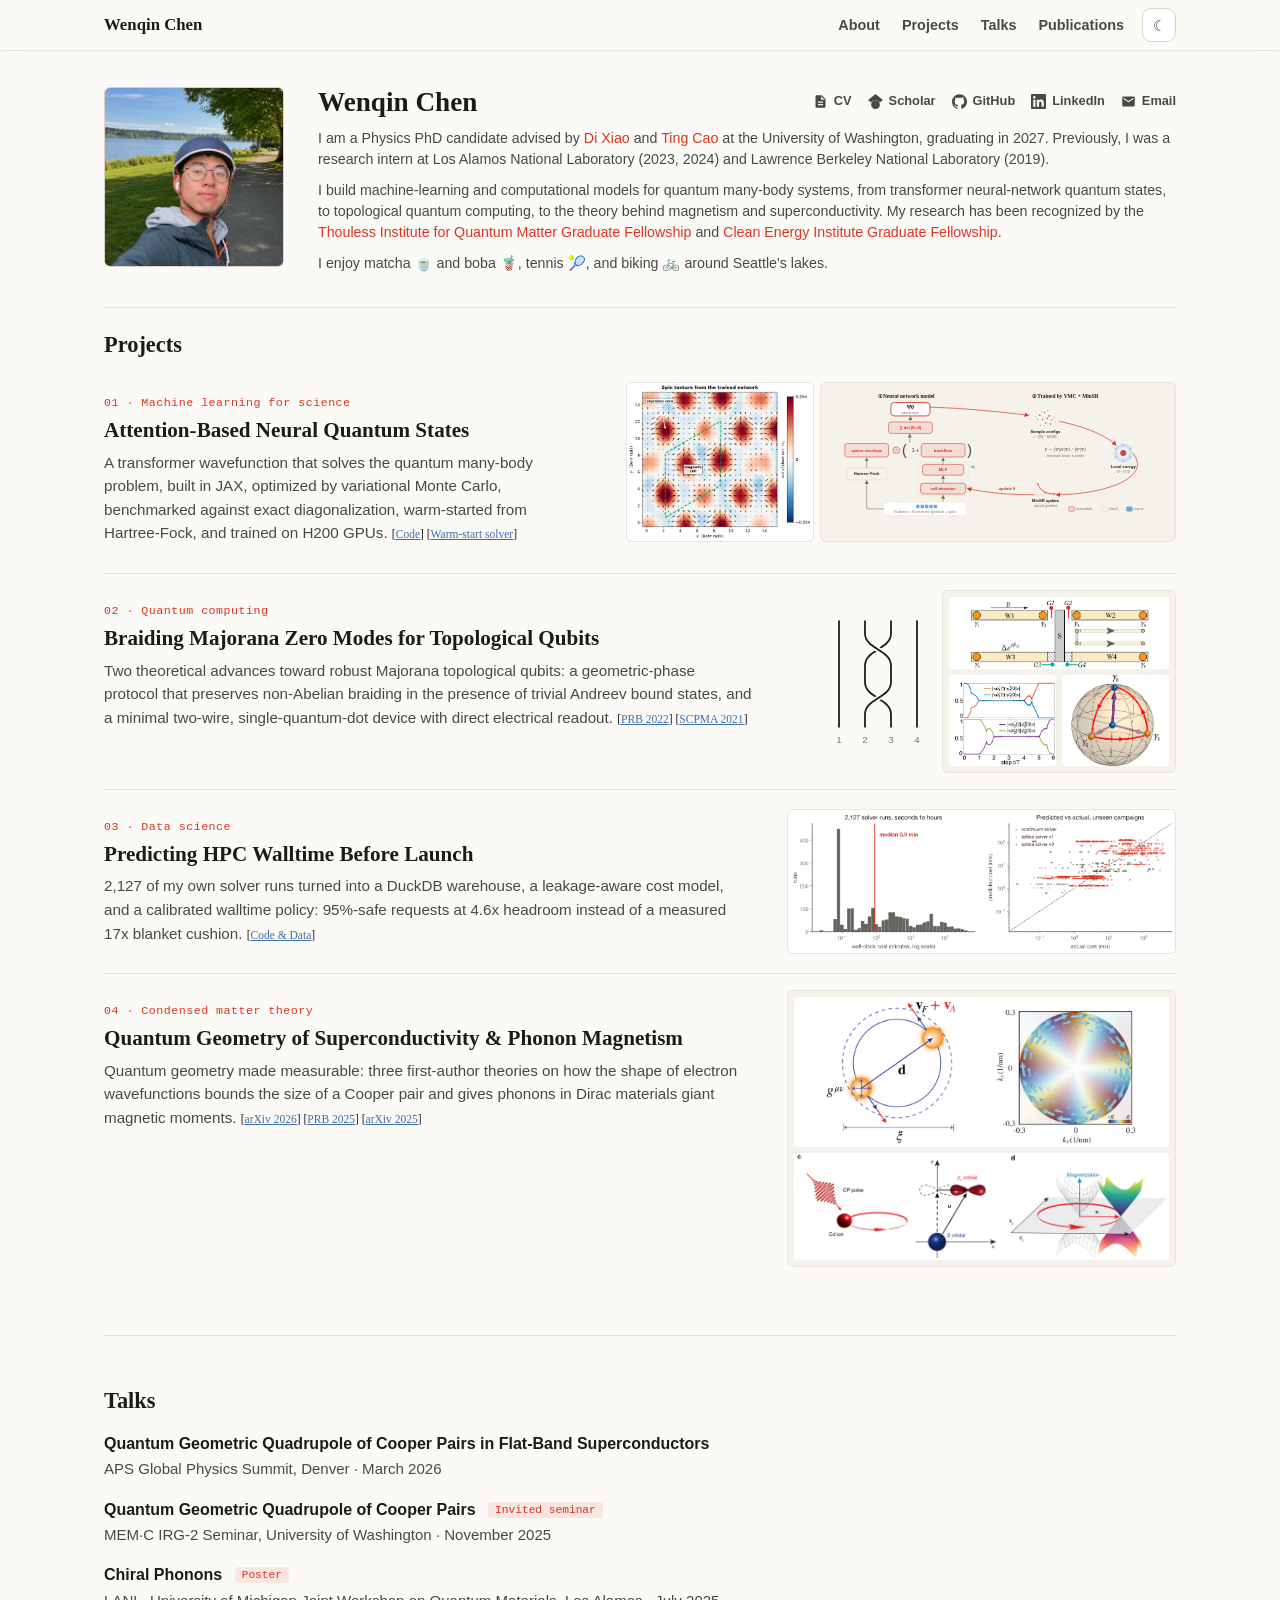
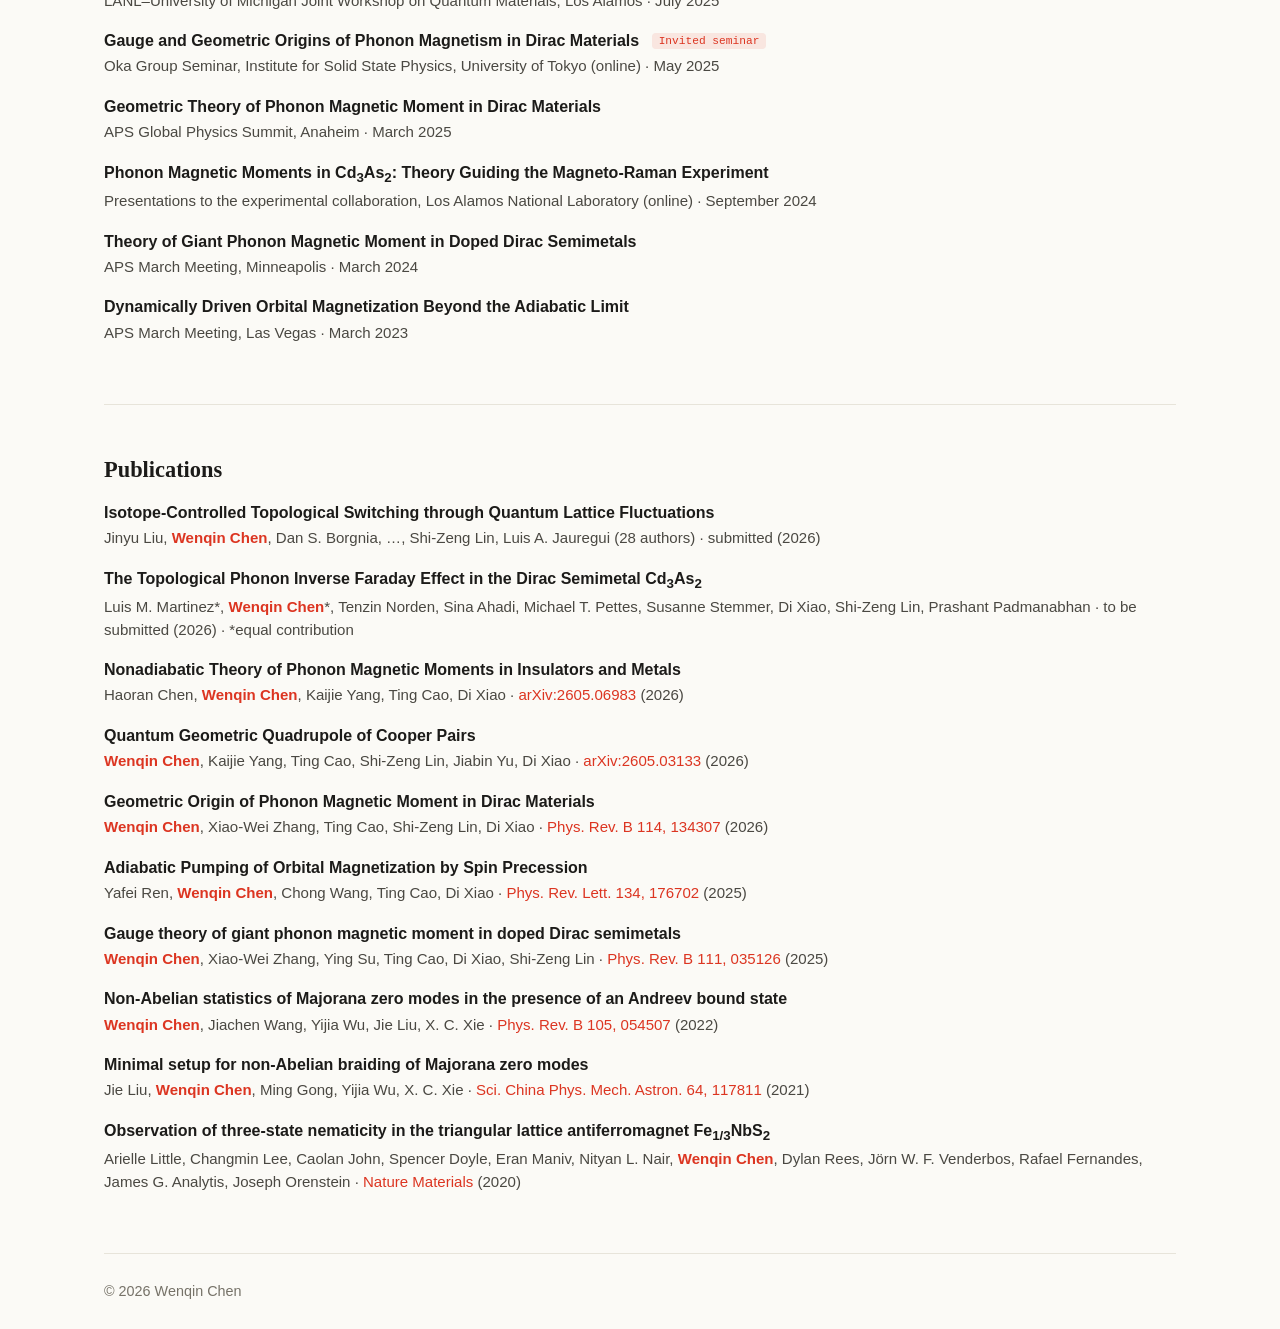
<file: index.html>
<!DOCTYPE html>
<html lang="en">
<head>
  <meta charset="utf-8" />
  <meta name="viewport" content="width=device-width, initial-scale=1" />
  <title>Wenqin Chen</title>
  <meta name="description" content="Physics PhD candidate (UW) working on machine learning and quantum many-body theory for quantum materials: neural quantum states, mean-field solvers, quantum geometry, and Dirac-material phonon magnetism." />
  <script>(function(){try{var t=localStorage.getItem("theme");if(t)document.documentElement.setAttribute("data-theme",t);}catch(e){}})();</script>
  <link rel="icon" href="assets/favicon.svg" type="image/svg+xml" />
  <link rel="stylesheet" href="assets/css/style.css?v=20260807" />
</head>
<body id="top">
  <header class="top-bar">
    <div class="top-bar-inner">
      <a class="top-brand" href="#top">Wenqin Chen</a>
      <nav class="top-links">
        <a href="#about">About</a>
        <a href="#projects">Projects</a>
        <a href="#talks">Talks</a>
        <a href="#publications">Publications</a>
      </nav>
      <button class="theme-toggle" id="theme-toggle" type="button" aria-label="Toggle theme">☾</button>
    </div>
  </header>
  <div class="layout">
    <!-- ================= MAIN ================= -->
    <main class="main">

      <!-- ABOUT -->
      <section class="section about-section" id="about">
        <div class="about-layout">
          <div class="about-aside">
            <img class="headshot about-photo" src="assets/profile.jpg" alt="Portrait of Wenqin Chen" />
          </div>
          <div class="about-copy">
            <div class="about-heading">
              <h1>Wenqin Chen</h1>
              <ul class="profile-links" aria-label="Profile links">
                <li><a class="profile-primary" href="assets/Wenqin_Chen_CV.pdf" target="_blank" rel="noopener"><svg viewBox="0 0 24 24" fill="currentColor" aria-hidden="true"><path d="M14 2H6c-1.1 0-1.99.9-1.99 2L4 20c0 1.1.89 2 1.99 2H18c1.1 0 2-.9 2-2V8l-6-6zm2 16H8v-2h8v2zm0-4H8v-2h8v2zm-3-5V3.5L18.5 9H13z"/></svg>CV</a></li>
                <li><a href="https://scholar.google.com/citations?user=Eo7OIQ8AAAAJ" target="_blank" rel="noopener"><svg viewBox="0 0 24 24" fill="currentColor" aria-hidden="true"><path d="M5.242 13.769 0 9.5 12 0l12 9.5-5.242 4.269C17.548 11.249 14.978 9.5 12 9.5c-2.977 0-5.548 1.748-6.758 4.269zM12 10a7 7 0 1 0 0 14 7 7 0 0 0 0-14z"/></svg>Scholar</a></li>
                <li><a href="https://github.com/wenqin-chen" target="_blank" rel="noopener"><svg viewBox="0 0 24 24" fill="currentColor" aria-hidden="true"><path d="M12 .297c-6.63 0-12 5.373-12 12 0 5.303 3.438 9.8 8.205 11.385.6.113.82-.258.82-.577 0-.285-.01-1.04-.015-2.04-3.338.724-4.042-1.61-4.042-1.61C4.422 18.07 3.633 17.7 3.633 17.7c-1.087-.744.084-.729.084-.729 1.205.084 1.838 1.236 1.838 1.236 1.07 1.835 2.809 1.305 3.495.998.108-.776.417-1.305.76-1.605-2.665-.3-5.466-1.332-5.466-5.93 0-1.31.465-2.38 1.235-3.22-.135-.303-.54-1.523.105-3.176 0 0 1.005-.322 3.3 1.23.96-.267 1.98-.399 3-.405 1.02.006 2.04.138 3 .405 2.28-1.552 3.285-1.23 3.285-1.23.645 1.653.24 2.873.12 3.176.765.84 1.23 1.91 1.23 3.22 0 4.61-2.805 5.625-5.475 5.92.42.36.81 1.096.81 2.22 0 1.606-.015 2.896-.015 3.286 0 .315.21.69.825.57C20.565 22.092 24 17.592 24 12.297c0-6.627-5.373-12-12-12"/></svg>GitHub</a></li>
                <li><a href="https://www.linkedin.com/in/wen-qin-chen" target="_blank" rel="noopener"><svg viewBox="0 0 24 24" fill="currentColor" aria-hidden="true"><path d="M20.447 20.452h-3.554v-5.569c0-1.328-.027-3.037-1.852-3.037-1.853 0-2.136 1.445-2.136 2.939v5.667H9.351V9h3.414v1.561h.046c.477-.9 1.637-1.85 3.37-1.85 3.601 0 4.267 2.37 4.267 5.455v6.286zM5.337 7.433a2.062 2.062 0 0 1-2.063-2.065 2.064 2.064 0 1 1 2.063 2.065zm1.782 13.019H3.555V9h3.564v11.452zM22.225 0H1.771C.792 0 0 .774 0 1.729v20.542C0 23.227.792 24 1.771 24h20.451C23.2 24 24 23.227 24 22.271V1.729C24 .774 23.2 0 22.222 0h.003z"/></svg>LinkedIn</a></li>
                <li><a href="mailto:wenqinchenphy@gmail.com"><svg viewBox="0 0 24 24" fill="currentColor" aria-hidden="true"><path d="M20 4H4c-1.1 0-1.99.9-1.99 2L2 18c0 1.1.9 2 2 2h16c1.1 0 2-.9 2-2V6c0-1.1-.9-2-2-2zm0 4-8 5-8-5V6l8 5 8-5v2z"/></svg>Email</a></li>
              </ul>
            </div>
            <p>I am a Physics PhD candidate advised by <a href="https://phys.washington.edu/people/di-xiao" target="_blank" rel="noopener">Di Xiao</a> and <a href="https://faculty.washington.edu/tingcao/" target="_blank" rel="noopener">Ting Cao</a> at the University of Washington, graduating in 2027. Previously, I was a research intern at Los Alamos National Laboratory (2023, 2024) and Lawrence Berkeley National Laboratory (2019).</p>
            <p>I build machine-learning and computational models for quantum many-body systems, from transformer neural-network quantum states, to topological quantum computing, to the theory behind magnetism and superconductivity. My research has been recognized by the <a href="https://sites.google.com/uw.edu/tiqm/" target="_blank" rel="noopener">Thouless Institute for Quantum Matter Graduate Fellowship</a> and <a href="https://www.cei.washington.edu/education/uw-graduate-students/graduate-fellowship/" target="_blank" rel="noopener">Clean Energy Institute Graduate Fellowship</a>.</p>
            <p>I enjoy matcha <span aria-hidden="true">🍵</span> and boba <span aria-hidden="true">🧋</span>, tennis <span aria-hidden="true">🎾</span>, and biking <span aria-hidden="true">🚲</span> around Seattle's lakes.</p>
          </div>
        </div>
      </section>

      <!-- PROJECTS -->
      <section class="section" id="projects">
        <div class="section-head">
          <h2>Projects</h2>
        </div>

        <div class="projects">
          <!-- 01 NQS -->
          <div class="proj proj--featured">
            <div class="proj-text">
              <span class="proj-num">01 · Machine learning for science</span>
              <h3 class="proj-title"><a href="projects/neural-quantum-states.html">Attention-Based Neural Quantum States</a></h3>
              <p class="proj-desc">A transformer wavefunction that solves the quantum many-body problem, built in JAX, optimized by variational Monte Carlo, benchmarked against exact diagonalization, warm-started from Hartree-Fock, and trained on H200 GPUs. <span class="link-badges">[<a href="https://github.com/wenqin-chen/continuum-nqs" target="_blank" rel="noopener">Code</a>] [<a href="https://github.com/wenqin-chen/hubbard-meanfield" target="_blank" rel="noopener">Warm-start solver</a>]</span></p>
            </div>
            <div class="proj-media proj-media-nqs">
              <div class="proj-fig nqs-texture-panel"><img src="assets/figures/nqs-2panel.png" alt="Skyrmion-crystal spin texture from the trained neural-network wavefunction" loading="lazy" /></div>
              <div class="proj-diagram">
              <div class="diagram-wrap">
                <svg viewBox="0 26 980 378" xmlns="http://www.w3.org/2000/svg" font-family="var(--sans)">
      <title>Neural quantum state: architecture and training pipeline</title>
      <desc>The determinant matrix is the elementwise product of the spinor envelope and (1 + backflow); a sum of K=4 generalized determinants of it, times a flexible Jastrow factor, gives the wavefunction. The spinor envelope is learnable, warm-started from Hartree-Fock; the backflow comes from a transformer (self-attention then MLP). Both branches start from the electron positions and spins. The wavefunction is trained by the VMC/MinSR loop on the right.</desc>
      <defs>
        <marker id="dM" viewBox="0 0 10 10" refX="8.5" refY="5" markerWidth="7" markerHeight="7" orient="auto-start-reverse"><path d="M0 0 L10 5 L0 10 z" fill="var(--muted)"/></marker>
        <marker id="dA" viewBox="0 0 10 10" refX="8" refY="5" markerWidth="7" markerHeight="7" orient="auto-start-reverse"><path d="M0 0 L10 5 L0 10 z" fill="var(--accent)"/></marker>
      </defs>

      <text x="217" y="46" text-anchor="middle" font-family="var(--serif)" font-size="16" font-weight="600" fill="var(--ink)">① Neural network model</text>
      <text x="690" y="46" text-anchor="middle" font-family="var(--serif)" font-size="16" font-weight="600" fill="var(--ink)">② Trained by VMC + MinSR</text>

      <!-- Psi -->
      <rect x="172" y="60" width="116" height="40" rx="10" fill="var(--card)" stroke="var(--accent)" stroke-width="2.6"/>
      <text x="230" y="80" text-anchor="middle" font-family="var(--serif)" font-size="17" font-weight="700" fill="var(--ink)">Ψθ</text>
      <text x="230" y="93" text-anchor="middle" font-size="9" fill="var(--muted)">wavefunction</text>
      <line x1="230" y1="116" x2="230" y2="102" stroke="var(--muted)" stroke-width="1.7" marker-end="url(#dM)"/>

      <!-- det -->
      <rect x="165" y="118" width="130" height="34" rx="8" fill="var(--accent-soft)" stroke="var(--accent)" stroke-width="1.6"/>
      <text x="230" y="140" text-anchor="middle" font-size="12" font-weight="600" fill="var(--accent)">∑ det (K=4)</text>
      <line x1="228" y1="180" x2="228" y2="154" stroke="var(--muted)" stroke-width="1.7" marker-end="url(#dM)"/>

      <!-- ===== product line:  spinor envelope  ⊗  ( 1 + backflow ) ===== -->
      <rect x="35" y="182" width="130" height="40" rx="8" fill="var(--accent-soft)" stroke="var(--accent)" stroke-width="1.6"/>
      <text x="100" y="206" text-anchor="middle" font-size="12" font-weight="600" fill="var(--accent)">spinor envelope</text>

      <circle cx="188" cy="202" r="10" fill="var(--accent-soft)" stroke="var(--accent)" stroke-width="1.6"/>
      <text x="188" y="208.5" text-anchor="middle" font-size="20" font-weight="700" fill="var(--accent)">·</text>

      <text x="205" y="216" font-size="42" fill="var(--ink-2)">(</text>
      <text x="234" y="208" font-size="15" fill="var(--ink)">1 +</text>

      <rect x="262" y="182" width="130" height="40" rx="8" fill="var(--accent-soft)" stroke="var(--accent)" stroke-width="1.6"/>
      <text x="327" y="207" text-anchor="middle" font-size="13" font-weight="600" fill="var(--accent)">backflow</text>

      <text x="399" y="216" font-size="42" fill="var(--ink-2)">)</text>

      <!-- left branch: Hartree-Fock -> spinor envelope -->
      <rect x="40" y="254" width="120" height="36" rx="8" fill="var(--bg-2)" stroke="var(--line-2)" stroke-width="1.5"/>
      <text x="100" y="276" text-anchor="middle" font-size="12" font-weight="600" fill="var(--ink)">Hartree–Fock</text>
      <line x1="100" y1="254" x2="100" y2="225" stroke="var(--muted)" stroke-width="1.7" marker-end="url(#dM)"/>

      <!-- right branch: transformer -> backflow -->
      <rect x="252" y="238" width="150" height="98" rx="10" fill="none" stroke="var(--line-2)" stroke-width="1.3" stroke-dasharray="5 3"/>
      <text x="408" y="254" font-size="12.5" font-weight="700" fill="var(--muted)">×L</text>
      <rect x="266" y="244" width="122" height="32" rx="8" fill="var(--accent-soft)" stroke="var(--accent)" stroke-width="1.6"/>
      <text x="327" y="264" text-anchor="middle" font-size="12" font-weight="600" fill="var(--accent)">MLP</text>
      <rect x="260" y="300" width="134" height="32" rx="8" fill="var(--accent-soft)" stroke="var(--accent)" stroke-width="1.6"/>
      <text x="327" y="320" text-anchor="middle" font-size="12" font-weight="600" fill="var(--accent)">self-attention</text>
      <line x1="327" y1="300" x2="327" y2="278" stroke="var(--muted)" stroke-width="1.7" marker-end="url(#dM)"/>
      <line x1="327" y1="244" x2="327" y2="225" stroke="var(--muted)" stroke-width="1.7" marker-end="url(#dM)"/>

      <!-- inputs feeding both branches (moved up to close the gap) -->
      <rect x="150" y="356" width="246" height="40" rx="9" fill="var(--card)" stroke="var(--line-2)" stroke-width="1.5" stroke-dasharray="4 3"/>
      <g fill="#6ea8d8"><rect x="247" y="364" width="10" height="10" rx="2"/><rect x="260" y="364" width="10" height="10" rx="2"/><rect x="273" y="364" width="10" height="10" rx="2"/><rect x="286" y="364" width="10" height="10" rx="2"/><rect x="299" y="364" width="10" height="10" rx="2"/></g>
      <text x="273" y="388" text-anchor="middle" font-size="10.5" fill="var(--muted)">N tokens = N electrons (position + spin)</text>
      <path d="M150 376 L 100 376 L 100 292" fill="none" stroke="var(--muted)" stroke-width="1.7" marker-end="url(#dM)"/>
      <line x1="327" y1="354" x2="327" y2="336" stroke="var(--muted)" stroke-width="1.7" marker-end="url(#dM)"/>

      <!-- ===== LOOP (moved up ~22) ===== -->
      <path d="M288 74 C 410 78 515 90 580 98" fill="none" stroke="var(--accent)" stroke-width="2" marker-end="url(#dA)"/>
      <path d="M672 116 C 762 136 812 160 840 186" fill="none" stroke="var(--accent)" stroke-width="2" marker-end="url(#dA)"/>
      <!-- smooth bottom sweep: local energy -> MinSR -> update theta, one continuous curve -->
      <path d="M890 210 C 952 285 800 334 664 334" fill="none" stroke="var(--accent)" stroke-width="2" marker-end="url(#dA)"/>
      <path d="M598 334 C 500 334 452 326 400 316" fill="none" stroke="var(--accent)" stroke-width="2" marker-end="url(#dA)"/>
      <text x="492" y="321" font-size="12" font-weight="700" fill="var(--accent)">update θ</text>

      <text x="690" y="204" text-anchor="middle" font-family="var(--serif)" font-style="italic" font-size="14.5" fill="var(--ink-2)">E = ⟨Ψ|H|Ψ⟩ / ⟨Ψ|Ψ⟩</text>
      <text x="690" y="222" text-anchor="middle" font-size="10.5" fill="var(--muted)">minimize: lower is better</text>

      <g fill="var(--accent)"><circle cx="614" cy="98" r="2.3"/><circle cx="628" cy="90" r="2"/><circle cx="642" cy="100" r="2.4"/><circle cx="622" cy="110" r="2"/><circle cx="636" cy="108" r="2.2"/><circle cx="650" cy="112" r="1.9"/><circle cx="608" cy="110" r="1.8"/><circle cx="632" cy="121" r="2.1"/><circle cx="646" cy="124" r="1.9"/></g>
      <g fill="var(--ink-2)" opacity="0.55"><circle cx="620" cy="86" r="1.6"/><circle cx="656" cy="104" r="1.6"/><circle cx="602" cy="102" r="1.6"/><circle cx="638" cy="84" r="1.5"/><circle cx="660" cy="118" r="1.5"/><circle cx="616" cy="128" r="1.6"/></g>
      <text x="631" y="152" text-anchor="middle" font-size="12" font-weight="600" fill="var(--ink)">Sample configs</text>
      <text x="631" y="166" text-anchor="middle" font-size="10" fill="var(--muted)">r ~ |Ψ|²  ·  MCMC</text>

      <circle cx="862" cy="210" r="28" fill="#cfe0f0"/><circle cx="862" cy="210" r="18" fill="#e8f0f7"/><circle cx="862" cy="210" r="9" fill="#d1483a"/>
      <g stroke="var(--ink-2)" stroke-width="1.3" opacity="0.7"><line x1="862" y1="190" x2="862" y2="183"/><line x1="881" y1="199" x2="887" y2="195"/><line x1="881" y1="221" x2="887" y2="225"/><line x1="862" y1="230" x2="862" y2="237"/><line x1="843" y1="221" x2="837" y2="225"/><line x1="843" y1="199" x2="837" y2="195"/></g>
      <text x="862" y="256" text-anchor="middle" font-size="12" font-weight="600" fill="var(--ink)">Local energy</text>
      <text x="862" y="270" text-anchor="middle" font-size="10" fill="var(--muted)">Ψ⁻¹ H Ψ</text>

      <line x1="602" y1="298" x2="602" y2="334" stroke="var(--line-2)" stroke-width="1.4"/>
      <line x1="602" y1="334" x2="660" y2="334" stroke="var(--line-2)" stroke-width="1.4"/>
      <polyline points="608,302 617,318 630,327 645,331 658,332" fill="none" stroke="var(--accent)" stroke-width="2.2"/>
      <g fill="var(--accent)"><circle cx="608" cy="302" r="2.3"/><circle cx="630" cy="327" r="2.3"/><circle cx="658" cy="332" r="2.3"/></g>
      <text x="631" y="356" text-anchor="middle" font-size="12" font-weight="600" fill="var(--ink)">MinSR update</text>
      <text x="631" y="370" text-anchor="middle" font-size="10" fill="var(--muted)">natural gradient</text>

      <!-- legend (relocated to bottom-right) -->
      <g font-size="11.5" fill="var(--muted)">
        <rect x="700" y="370" width="17" height="13" rx="3" fill="var(--accent-soft)" stroke="var(--accent)" stroke-width="1.4"/><text x="723" y="380">learnable</text>
        <rect x="798" y="370" width="17" height="13" rx="3" fill="var(--bg-2)" stroke="var(--line-2)" stroke-width="1.4"/><text x="821" y="380">fixed</text>
        <rect x="872" y="370" width="17" height="13" rx="3" fill="#6ea8d8" stroke="#4f8bc0" stroke-width="1.2"/><text x="895" y="380">input</text>
      </g>
    </svg>
              </div>
              </div>
            </div>
          </div>

          <!-- 02 Quantum computing -->
          <div class="proj">
            <div class="proj-text">
              <span class="proj-num">02 · Quantum computing</span>
              <h3 class="proj-title"><a href="projects/quantum-computing.html">Braiding Majorana Zero Modes for Topological Qubits</a></h3>
              <p class="proj-desc">Two theoretical advances toward robust Majorana topological qubits: a geometric-phase protocol that preserves non-Abelian braiding in the presence of trivial Andreev bound states, and a minimal two-wire, single-quantum-dot device with direct electrical readout. <span class="link-badges">[<a href="https://doi.org/10.1103/PhysRevB.105.054507" target="_blank" rel="noopener">PRB 2022</a>] [<a href="https://doi.org/10.1007/s11433-021-1773-3" target="_blank" rel="noopener">SCPMA 2021</a>]</span></p>
            </div>
            <div class="proj-media proj-media-qc">
              <svg class="braid-fig" viewBox="0 0 128 168" xmlns="http://www.w3.org/2000/svg" role="img" aria-label="Braiding worldlines: the middle two Majoranas (2 and 3) are exchanged twice while 1 and 4 stay fixed">
                <g fill="none" stroke="var(--ink)" stroke-width="2.2" stroke-linecap="round">
                  <line x1="16" y1="10" x2="16" y2="140"/>
                  <line x1="112" y1="10" x2="112" y2="140"/>
                  <path d="M80 10 L80 25 C80 45 48 45 48 65 L48 85 C48 105 80 105 80 125 L80 140"/>
                </g>
                <path d="M48 10 L48 25 C48 45 80 45 80 65 L80 85 C80 105 48 105 48 125 L48 140" fill="none" stroke="var(--bg)" stroke-width="6.5"/>
                <path d="M48 10 L48 25 C48 45 80 45 80 65 L80 85 C80 105 48 105 48 125 L48 140" fill="none" stroke="var(--ink)" stroke-width="2.2" stroke-linecap="round"/>
                <g fill="var(--muted)" font-family="var(--sans)" font-size="12" text-anchor="middle">
                  <text x="16" y="160">1</text><text x="48" y="160">2</text><text x="80" y="160">3</text><text x="112" y="160">4</text>
                </g>
              </svg>
              <div class="proj-fig proj-fig-compose">
                <img class="span2" src="assets/figures/qc-crop-tetron.png" alt="The modified-tetron braiding device: four gate-controlled nanowires W1–W4 carrying six Majorana zero modes γ₁–γ₆, joined by a central trivial superconductor S" loading="lazy" />
                <img src="assets/figures/qc-crop-braiding.png" alt="Braiding simulation: through the braiding cycle the two ground-state overlaps swap, the signature of non-Abelian statistics" loading="lazy" />
                <img src="assets/figures/qc-crop-bloch.png" alt="The Majorana exchange traced as a closed Berry-phase loop on a parameter-space Bloch sphere" loading="lazy" />
              </div>
            </div>
          </div>

          <!-- 03 Data science -->
          <div class="proj">
            <div class="proj-text">
              <span class="proj-num">03 · Data science</span>
              <h3 class="proj-title"><a href="projects/hpc-cost-analytics.html">Predicting HPC Walltime Before Launch</a></h3>
              <p class="proj-desc">2,127 of my own solver runs turned into a DuckDB warehouse, a leakage-aware cost model, and a calibrated walltime policy: 95%-safe requests at 4.6x headroom instead of a measured 17x blanket cushion. <span class="link-badges">[<a href="https://github.com/wenqin-chen/hpc-cost-analytics" target="_blank" rel="noopener">Code &amp; Data</a>]</span></p>
            </div>
            <div class="proj-fig"><img src="assets/figures/hpc-cost-banner.png" alt="Cost distribution of 2,127 solver runs and predicted-versus-actual cost on unseen campaigns from the gradient-boosted model" loading="lazy" /></div>
          </div>

          <!-- 04 Condensed matter theory (Cooper pairs + phonon magnetism) -->
          <div class="proj">
            <div class="proj-text">
              <span class="proj-num">04 · Condensed matter theory</span>
              <h3 class="proj-title"><a href="projects/condensed-matter-theory.html">Quantum Geometry of Superconductivity &amp; Phonon Magnetism</a></h3>
              <p class="proj-desc">Quantum geometry made measurable: three first-author theories on how the shape of electron wavefunctions bounds the size of a Cooper pair and gives phonons in Dirac materials giant magnetic moments. <span class="link-badges">[<a href="https://arxiv.org/abs/2605.03133" target="_blank" rel="noopener">arXiv 2026</a>] [<a href="https://doi.org/10.1103/PhysRevB.111.035126" target="_blank" rel="noopener">PRB 2025</a>] [<a href="https://arxiv.org/abs/2505.09732" target="_blank" rel="noopener">arXiv 2025</a>]</span></p>
            </div>
            <div class="proj-fig proj-fig-condensed">
              <img src="assets/figures/cooper-pair-banner.png" alt="Cooper-pair quantum-geometry schematic and momentum-space texture" loading="lazy" />
              <img src="assets/figures/tife-fig4-cd.png" alt="Topological phonon inverse Faraday effect: a circularly polarized pulse drives a chiral phonon that acts as an emergent gauge field, shifting the Dirac cone and generating an orbital magnetization" loading="lazy" />
            </div>
          </div>

        </div>
      </section>

      <!-- TALKS -->
      <section class="section" id="talks">
        <h2>Talks</h2>
        <ul class="pub-list">
          <li>
            <div class="pub-title">Quantum Geometric Quadrupole of Cooper Pairs in Flat-Band Superconductors</div>
            <div class="pub-authors">APS Global Physics Summit, Denver · March 2026</div>
          </li>
          <li>
            <div class="pub-title">Quantum Geometric Quadrupole of Cooper Pairs <span class="talk-tag">Invited seminar</span></div>
            <div class="pub-authors">MEM·C IRG-2 Seminar, University of Washington · November 2025</div>
          </li>
          <li>
            <div class="pub-title">Chiral Phonons <span class="talk-tag">Poster</span></div>
            <div class="pub-authors">LANL–University of Michigan Joint Workshop on Quantum Materials, Los Alamos · July 2025</div>
          </li>
          <li>
            <div class="pub-title">Gauge and Geometric Origins of Phonon Magnetism in Dirac Materials <span class="talk-tag">Invited seminar</span></div>
            <div class="pub-authors">Oka Group Seminar, Institute for Solid State Physics, University of Tokyo (online) · May 2025</div>
          </li>
          <li>
            <div class="pub-title">Geometric Theory of Phonon Magnetic Moment in Dirac Materials</div>
            <div class="pub-authors">APS Global Physics Summit, Anaheim · March 2025</div>
          </li>
          <li>
            <div class="pub-title">Phonon Magnetic Moments in Cd<sub>3</sub>As<sub>2</sub>: Theory Guiding the Magneto-Raman Experiment</div>
            <div class="pub-authors">Presentations to the experimental collaboration, Los Alamos National Laboratory (online) · September 2024</div>
          </li>
          <li>
            <div class="pub-title">Theory of Giant Phonon Magnetic Moment in Doped Dirac Semimetals</div>
            <div class="pub-authors">APS March Meeting, Minneapolis · March 2024</div>
          </li>
          <li>
            <div class="pub-title">Dynamically Driven Orbital Magnetization Beyond the Adiabatic Limit</div>
            <div class="pub-authors">APS March Meeting, Las Vegas · March 2023</div>
          </li>
        </ul>
      </section>

      <!-- PUBLICATIONS -->
      <section class="section" id="publications">
        <h2>Publications</h2>
        <ul class="pub-list">
          <li>
            <div class="pub-title">Isotope-Controlled Topological Switching through Quantum Lattice Fluctuations</div>
            <div class="pub-authors">Jinyu Liu, <span class="me">Wenqin Chen</span>, Dan S. Borgnia, …, Shi-Zeng Lin, Luis A. Jauregui (28 authors) · submitted (2026)</div>
          </li>
          <li>
            <div class="pub-title">The Topological Phonon Inverse Faraday Effect in the Dirac Semimetal Cd<sub>3</sub>As<sub>2</sub></div>
            <div class="pub-authors">Luis M. Martinez*, <span class="me">Wenqin Chen</span>*, Tenzin Norden, Sina Ahadi, Michael T. Pettes, Susanne Stemmer, Di Xiao, Shi-Zeng Lin, Prashant Padmanabhan · to be submitted (2026) · *equal contribution</div>
          </li>
          <li>
            <div class="pub-title">Nonadiabatic Theory of Phonon Magnetic Moments in Insulators and Metals</div>
            <div class="pub-authors">Haoran Chen, <span class="me">Wenqin Chen</span>, Kaijie Yang, Ting Cao, Di Xiao · <a href="https://arxiv.org/abs/2605.06983" target="_blank" rel="noopener">arXiv:2605.06983</a> (2026)</div>
          </li>
          <li>
            <div class="pub-title">Quantum Geometric Quadrupole of Cooper Pairs</div>
            <div class="pub-authors"><span class="me">Wenqin Chen</span>, Kaijie Yang, Ting Cao, Shi-Zeng Lin, Jiabin Yu, Di Xiao · <a href="https://arxiv.org/abs/2605.03133" target="_blank" rel="noopener">arXiv:2605.03133</a> (2026)</div>
          </li>
          <li>
            <div class="pub-title">Geometric Origin of Phonon Magnetic Moment in Dirac Materials</div>
            <div class="pub-authors"><span class="me">Wenqin Chen</span>, Xiao-Wei Zhang, Ting Cao, Shi-Zeng Lin, Di Xiao · <a href="https://doi.org/10.1103/jyxm-6lyd" target="_blank" rel="noopener">Phys. Rev. B 114, 134307</a> (2026)</div>
          </li>
          <li>
            <div class="pub-title">Adiabatic Pumping of Orbital Magnetization by Spin Precession</div>
            <div class="pub-authors">Yafei Ren, <span class="me">Wenqin Chen</span>, Chong Wang, Ting Cao, Di Xiao · <a href="https://doi.org/10.1103/PhysRevLett.134.176702" target="_blank" rel="noopener">Phys. Rev. Lett. 134, 176702</a> (2025)</div>
          </li>
          <li>
            <div class="pub-title">Gauge theory of giant phonon magnetic moment in doped Dirac semimetals</div>
            <div class="pub-authors"><span class="me">Wenqin Chen</span>, Xiao-Wei Zhang, Ying Su, Ting Cao, Di Xiao, Shi-Zeng Lin · <a href="https://doi.org/10.1103/PhysRevB.111.035126" target="_blank" rel="noopener">Phys. Rev. B 111, 035126</a> (2025)</div>
          </li>
          <li>
            <div class="pub-title">Non-Abelian statistics of Majorana zero modes in the presence of an Andreev bound state</div>
            <div class="pub-authors"><span class="me">Wenqin Chen</span>, Jiachen Wang, Yijia Wu, Jie Liu, X. C. Xie · <a href="https://doi.org/10.1103/PhysRevB.105.054507" target="_blank" rel="noopener">Phys. Rev. B 105, 054507</a> (2022)</div>
          </li>
          <li>
            <div class="pub-title">Minimal setup for non-Abelian braiding of Majorana zero modes</div>
            <div class="pub-authors">Jie Liu, <span class="me">Wenqin Chen</span>, Ming Gong, Yijia Wu, X. C. Xie · <a href="https://doi.org/10.1007/s11433-021-1773-3" target="_blank" rel="noopener">Sci. China Phys. Mech. Astron. 64, 117811</a> (2021)</div>
          </li>
          <li>
            <div class="pub-title">Observation of three-state nematicity in the triangular lattice antiferromagnet Fe<sub>1/3</sub>NbS<sub>2</sub></div>
            <div class="pub-authors">Arielle Little, Changmin Lee, Caolan John, Spencer Doyle, Eran Maniv, Nityan L. Nair, <span class="me">Wenqin Chen</span>, Dylan Rees, Jörn W. F. Venderbos, Rafael Fernandes, James G. Analytis, Joseph Orenstein · <a href="https://doi.org/10.1038/s41563-020-0681-0" target="_blank" rel="noopener">Nature Materials</a> (2020)</div>
          </li>
        </ul>
      </section>

      <footer class="main-footer">© 2026 Wenqin&nbsp;Chen</footer>
    </main>

  </div>

  <script src="assets/js/main.js"></script>
</body>
</html>
</file>
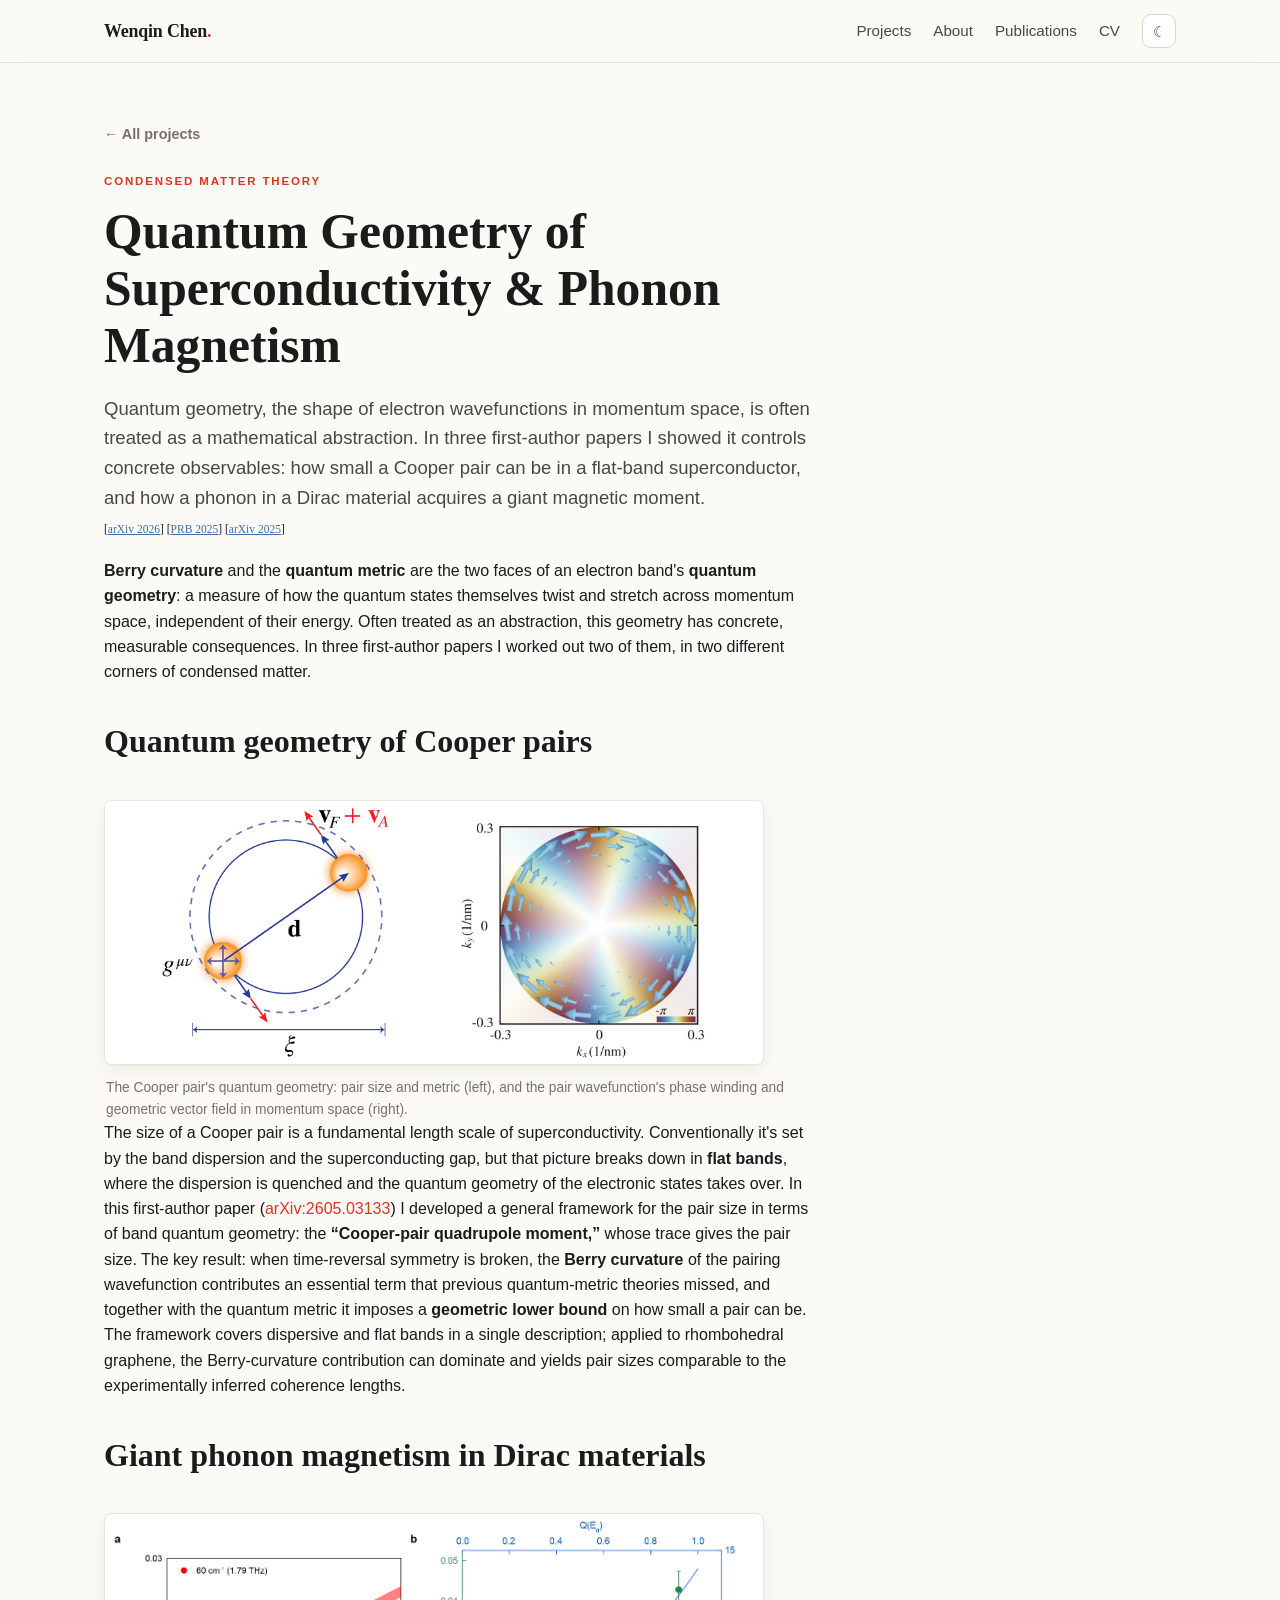
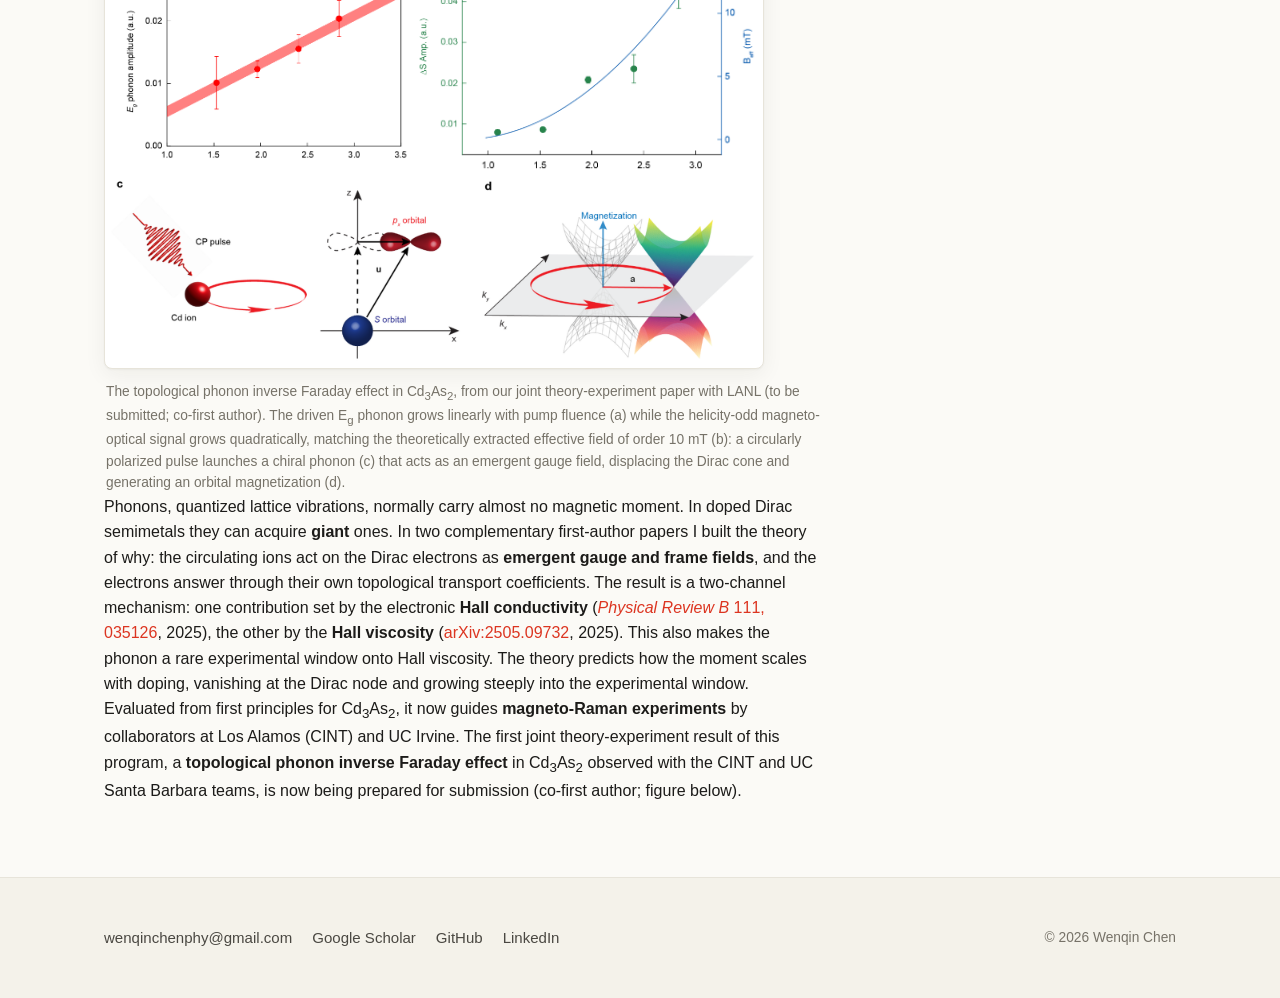
<file: projects/condensed-matter-theory.html>
<!DOCTYPE html>
<html lang="en">
<head>
  <meta charset="utf-8" />
  <meta name="viewport" content="width=device-width, initial-scale=1" />
  <title>Quantum Geometry of Superconductivity &amp; Phonon Magnetism · Wenqin Chen</title>
  <meta name="description" content="Three first-author condensed-matter theories on how the quantum geometry of electron bands (Berry curvature and the quantum metric) sets the size of a Cooper pair and the magnetic moment of a phonon." />
  <script>(function(){try{var t=localStorage.getItem("theme");if(t)document.documentElement.setAttribute("data-theme",t);}catch(e){}})();</script>
  <link rel="icon" href="../assets/favicon.svg" type="image/svg+xml" />
  <link rel="stylesheet" href="../assets/css/style.css?v=20260807" />
</head>
<body>
  <header class="site-header">
    <div class="wrap">
      <a class="brand" href="../">Wenqin Chen<span class="dot">.</span></a>
      <nav class="nav">
        <div class="nav-links">
          <a href="../#projects">Projects</a>
          <a href="../#about">About</a>
          <a href="../#publications">Publications</a>
          <a href="../assets/Wenqin_Chen_CV.pdf" target="_blank" rel="noopener">CV</a>
        </div>
        <button class="theme-toggle" id="theme-toggle" type="button" aria-label="Toggle theme">☾</button>
      </nav>
    </div>
  </header>

  <main class="section">
    <div class="wrap">
      <a class="back" href="../#projects">← All projects</a>

      <div class="project-hero">
        <p class="eyebrow">Condensed matter theory</p>
        <h1>Quantum Geometry of Superconductivity &amp; Phonon Magnetism</h1>
        <p class="lead">Quantum geometry, the shape of electron wavefunctions in momentum space, is
          often treated as a mathematical abstraction. In three first-author papers I showed it
          controls concrete observables: how small a Cooper pair can be in a flat-band
          superconductor, and how a phonon in a Dirac material acquires a giant magnetic moment.
          <span class="link-badges">[<a href="https://arxiv.org/abs/2605.03133" target="_blank" rel="noopener">arXiv 2026</a>] [<a href="https://doi.org/10.1103/PhysRevB.111.035126" target="_blank" rel="noopener">PRB 2025</a>] [<a href="https://arxiv.org/abs/2505.09732" target="_blank" rel="noopener">arXiv 2025</a>]</span></p>
      </div>

      <div class="prose">
        <p><strong>Berry curvature</strong> and the <strong>quantum metric</strong> are the two faces of an
          electron band's <strong>quantum geometry</strong>: a measure of how the quantum states themselves
          twist and stretch across momentum space, independent of their energy. Often treated as an
          abstraction, this geometry has concrete, measurable consequences. In three first-author papers I
          worked out two of them, in two different corners of condensed matter.</p>

        <h2>Quantum geometry of Cooper pairs</h2>
        <figure class="project-figure" style="max-width:660px">
          <img src="../assets/figures/cooper-pair-banner.png" alt="Left: a Cooper pair with its size d, the coherence length, and the quantum metric of its constituent electrons. Right: the phase winding and geometric vector field of the pair wavefunction in momentum space" />
        </figure>
        <p class="figcaption">The Cooper pair's quantum geometry: pair size and metric (left), and the pair
          wavefunction's phase winding and geometric vector field in momentum space (right).</p>

        <p>The size of a Cooper pair is a fundamental length scale of superconductivity. Conventionally it's
          set by the band dispersion and the superconducting gap, but that picture breaks down in
          <strong>flat bands</strong>, where the dispersion is quenched and the quantum geometry of the
          electronic states takes over. In this first-author paper (<a href="https://arxiv.org/abs/2605.03133" target="_blank" rel="noopener">arXiv:2605.03133</a>) I developed a general framework for the
          pair size in terms of band quantum geometry: the <strong>“Cooper-pair quadrupole moment,”</strong>
          whose trace gives the pair size. The key result: when time-reversal symmetry is broken, the
          <strong>Berry curvature</strong> of the pairing wavefunction contributes an essential term that
          previous quantum-metric theories missed, and together with the quantum metric it imposes a
          <strong>geometric lower bound</strong> on how small a pair can be. The framework covers dispersive
          and flat bands in a single description; applied to rhombohedral graphene, the Berry-curvature
          contribution can dominate and yields pair sizes comparable to the experimentally inferred
          coherence lengths.</p>

        <h2>Giant phonon magnetism in Dirac materials</h2>
        <figure class="project-figure figure-compose" style="max-width:660px">
          <img src="../assets/figures/tife-fig4-a.png" alt="Pump fluence dependence of the driven E_g phonon amplitude, linear trend" />
          <img src="../assets/figures/tife-fig4-b.png" alt="Helicity-odd signal amplitude versus pump fluence, quadratic, compared with the theoretically extracted effective magnetic field up to about 12 millitesla" />
          <img class="span2" src="../assets/figures/tife-fig4-cd.png" alt="Mechanism schematics: a circularly polarized pulse drives a Cd ion into circular motion, shifting the p orbital and acting as an emergent gauge field that displaces the Dirac cone and generates a helicity-dependent orbital magnetization" />
        </figure>
        <p class="figcaption">The topological phonon inverse Faraday effect in Cd<sub>3</sub>As<sub>2</sub>,
          from our joint theory-experiment paper with LANL (to be submitted; co-first author). The driven
          E<sub>g</sub> phonon grows linearly with pump fluence (a) while the helicity-odd magneto-optical
          signal grows quadratically, matching the theoretically extracted effective field of order 10 mT (b):
          a circularly polarized pulse launches a chiral phonon (c) that acts as an emergent gauge field,
          displacing the Dirac cone and generating an orbital magnetization (d).</p>

        <p>Phonons, quantized lattice vibrations, normally carry almost no magnetic moment. In doped
          Dirac semimetals they can acquire <strong>giant</strong> ones. In two complementary first-author
          papers I built the theory of why: the circulating ions act on the Dirac electrons as
          <strong>emergent gauge and frame fields</strong>, and the electrons answer through their own
          topological transport coefficients. The result is a two-channel mechanism: one contribution set
          by the electronic <strong>Hall conductivity</strong> (<a href="https://doi.org/10.1103/PhysRevB.111.035126" target="_blank" rel="noopener"><em>Physical Review B</em> 111, 035126</a>,
          2025), the other by the <strong>Hall viscosity</strong> (<a href="https://arxiv.org/abs/2505.09732" target="_blank" rel="noopener">arXiv:2505.09732</a>, 2025). This also
          makes the phonon a rare experimental window onto Hall viscosity. The theory predicts how the
          moment scales with doping, vanishing at the Dirac node and growing steeply into the
          experimental window. Evaluated from first principles for
          Cd<sub>3</sub>As<sub>2</sub>, it now guides <strong>magneto-Raman experiments</strong> by
          collaborators at Los Alamos (CINT) and UC Irvine. The first joint theory-experiment result of
          this program, a <strong>topological phonon inverse Faraday effect</strong> in
          Cd<sub>3</sub>As<sub>2</sub> observed with the CINT and UC Santa Barbara teams, is now being
          prepared for submission (co-first author; figure below).</p>

      </div>
    </div>
  </main>

  <footer class="site-footer">
    <div class="wrap">
      <div class="footer-links">
        <a href="mailto:wenqinchenphy@gmail.com">wenqinchenphy@gmail.com</a>
        <a href="https://scholar.google.com/citations?user=Eo7OIQ8AAAAJ" target="_blank" rel="noopener">Google Scholar</a>
        <a href="https://github.com/wenqin-chen" target="_blank" rel="noopener">GitHub</a>
        <a href="https://www.linkedin.com/in/wen-qin-chen" target="_blank" rel="noopener">LinkedIn</a>
      </div>
      <div class="footer-note">© 2026 Wenqin Chen</div>
    </div>
  </footer>

  <script src="../assets/js/main.js"></script>
</body>
</html>
</file>
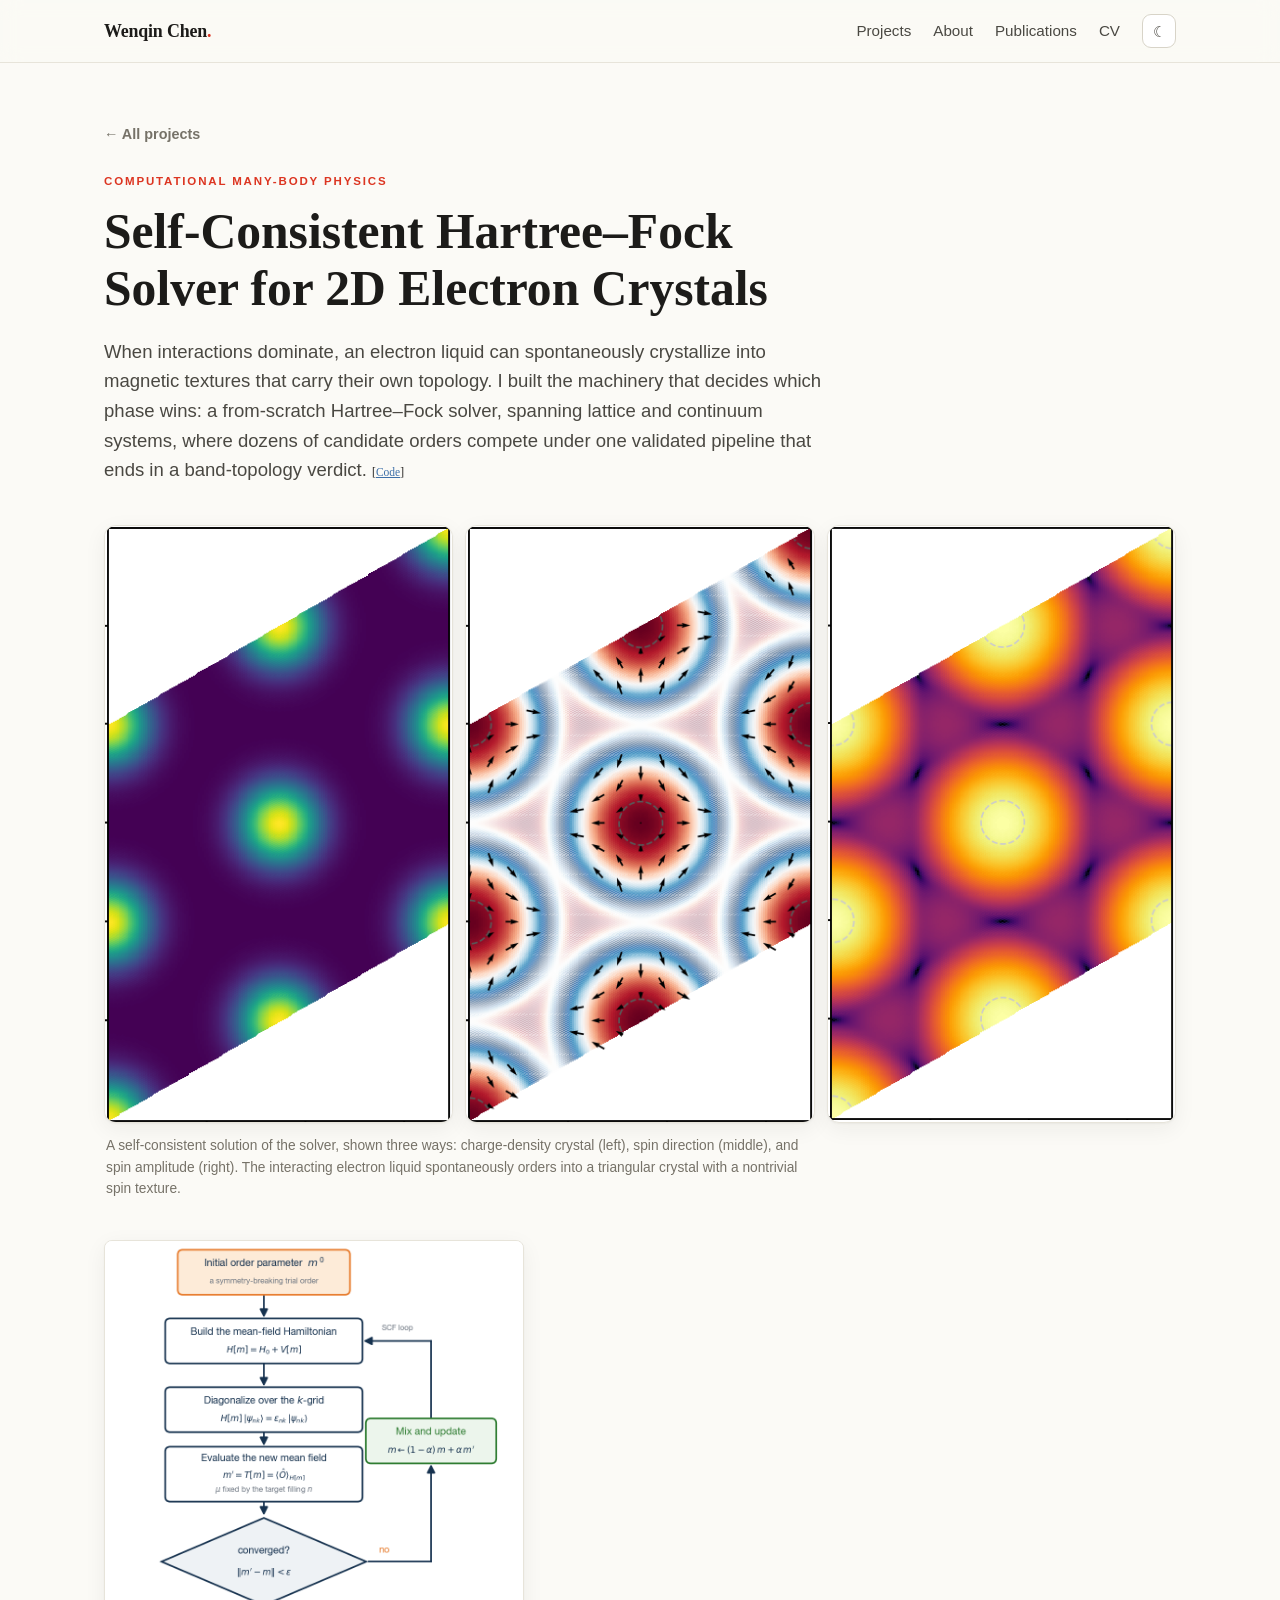
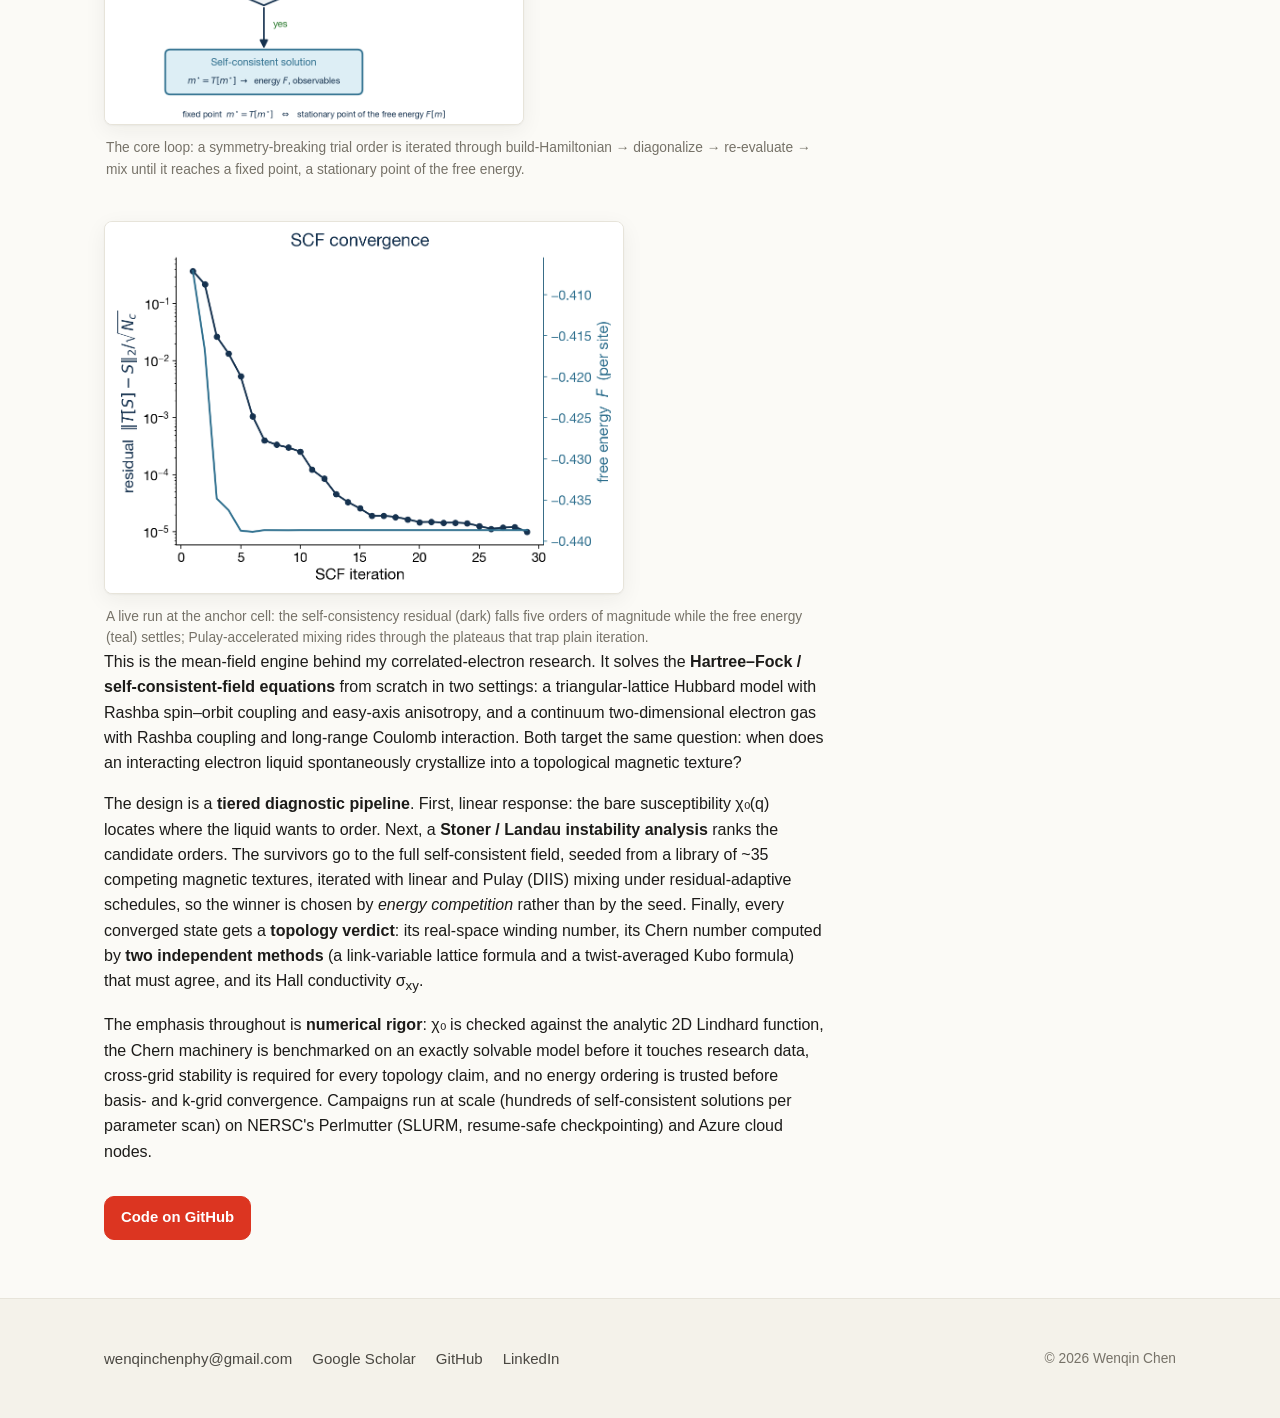
<file: projects/hartree-fock-solver.html>
<!DOCTYPE html>
<html lang="en">
<head>
  <meta charset="utf-8" />
  <meta name="viewport" content="width=device-width, initial-scale=1" />
  <title>Self-Consistent Hartree–Fock Solver for 2D Electron Crystals · Wenqin Chen</title>
  <meta name="description" content="A from-scratch self-consistent mean-field (Hartree–Fock) program for interacting electrons on lattices and in the continuum: a linear-response → instability → self-consistency → band-topology pipeline, validated at every stage." />
  <script>(function(){try{var t=localStorage.getItem("theme");if(t)document.documentElement.setAttribute("data-theme",t);}catch(e){}})();</script>
  <link rel="icon" href="../assets/favicon.svg" type="image/svg+xml" />
  <link rel="stylesheet" href="../assets/css/style.css?v=20260807" />
</head>
<body>
  <header class="site-header">
    <div class="wrap">
      <a class="brand" href="../">Wenqin Chen<span class="dot">.</span></a>
      <nav class="nav">
        <div class="nav-links">
          <a href="../#projects">Projects</a>
          <a href="../#about">About</a>
          <a href="../#publications">Publications</a>
          <a href="../assets/Wenqin_Chen_CV.pdf" target="_blank" rel="noopener">CV</a>
        </div>
        <button class="theme-toggle" id="theme-toggle" type="button" aria-label="Toggle theme">☾</button>
      </nav>
    </div>
  </header>

  <main class="section">
    <div class="wrap">
      <a class="back" href="../#projects">← All projects</a>

      <div class="project-hero">
        <p class="eyebrow">Computational many-body physics</p>
        <h1>Self-Consistent Hartree–Fock Solver for 2D Electron Crystals</h1>
        <p class="lead">When interactions dominate, an electron liquid can spontaneously crystallize
          into magnetic textures that carry their own topology. I built the machinery that decides
          which phase wins: a from-scratch Hartree–Fock solver, spanning lattice and continuum
          systems, where dozens of candidate orders compete under one validated pipeline that ends
          in a band-topology verdict.
          <span class="link-badges">[<a href="https://github.com/wenqin-chen/hubbard-meanfield" target="_blank" rel="noopener">Code</a>]</span></p>
      </div>

      <div class="figure-row">
        <div class="cell"><img src="../assets/figures/hf-charge.png" alt="Charge-density crystal from a self-consistent solution" /></div>
        <div class="cell"><img src="../assets/figures/hf-spindir.png" alt="Spin-direction texture with in-plane arrows winding around each core" /></div>
        <div class="cell"><img src="../assets/figures/hf-spinamp.png" alt="Spin-amplitude map of the same self-consistent state" /></div>
      </div>
      <p class="figcaption">A self-consistent solution of the solver, shown three ways: charge-density
        crystal (left), spin direction (middle), and spin amplitude (right). The interacting electron
        liquid spontaneously orders into a triangular crystal with a nontrivial spin texture.</p>

      <figure class="project-figure" style="max-width:420px">
        <img src="../assets/figures/hf-scf-flowchart.png" alt="Flowchart of the self-consistent field loop: initial order parameter, build the mean-field Hamiltonian, diagonalize over the k-grid, evaluate the new mean field, then mix and update until converged to the self-consistent solution" />
      </figure>
      <p class="figcaption">The core loop: a symmetry-breaking trial order is iterated through
        build-Hamiltonian → diagonalize → re-evaluate → mix until it reaches a fixed point, a
        stationary point of the free energy.</p>

      <figure class="project-figure" style="max-width:520px">
        <img src="../assets/figures/hf-scf-convergence.png" alt="SCF convergence of a canted-Neel texture: the residual falls five orders of magnitude over 29 iterations while the free energy settles" />
      </figure>
      <p class="figcaption">A live run at the anchor cell: the self-consistency residual
        (dark) falls five orders of magnitude while the free energy (teal) settles; Pulay-accelerated
        mixing rides through the plateaus that trap plain iteration.</p>

      <div class="prose">
        <p>This is the mean-field engine behind my correlated-electron research. It solves the
          <strong>Hartree–Fock / self-consistent-field equations</strong> from scratch in two settings:
          a triangular-lattice Hubbard model with Rashba spin–orbit coupling and easy-axis anisotropy,
          and a continuum two-dimensional electron gas with Rashba coupling and long-range Coulomb
          interaction. Both target the same question: when does an interacting electron liquid
          spontaneously crystallize into a topological magnetic texture?</p>

        <p>The design is a <strong>tiered diagnostic pipeline</strong>. First, linear response: the bare
          susceptibility χ₀(q) locates where the liquid wants to order. Next, a
          <strong>Stoner / Landau instability analysis</strong> ranks the candidate orders. The
          survivors go to the full self-consistent field, seeded from a library of ~35 competing
          magnetic textures, iterated with linear and Pulay (DIIS) mixing under residual-adaptive
          schedules, so the winner is chosen by <em>energy competition</em> rather than by the seed.
          Finally, every converged state gets a <strong>topology verdict</strong>: its real-space
          winding number, its Chern number computed by <strong>two independent methods</strong>
          (a link-variable lattice formula and a twist-averaged Kubo formula) that must agree, and its
          Hall conductivity σ<sub>xy</sub>.</p>

        <p>The emphasis throughout is <strong>numerical rigor</strong>: χ₀ is checked against the
          analytic 2D Lindhard function, the Chern machinery is benchmarked on an exactly solvable
          model before it touches research data, cross-grid stability is required for every topology
          claim, and no energy ordering is trusted before basis- and k-grid convergence. Campaigns run
          at scale (hundreds of self-consistent solutions per parameter scan) on NERSC's Perlmutter
          (SLURM, resume-safe checkpointing) and Azure cloud nodes.</p>

        <div class="link-row">
          <a class="btn primary" href="https://github.com/wenqin-chen/hubbard-meanfield" target="_blank" rel="noopener">Code on GitHub</a>
        </div>
      </div>
    </div>
  </main>

  <footer class="site-footer">
    <div class="wrap">
      <div class="footer-links">
        <a href="mailto:wenqinchenphy@gmail.com">wenqinchenphy@gmail.com</a>
        <a href="https://scholar.google.com/citations?user=Eo7OIQ8AAAAJ" target="_blank" rel="noopener">Google Scholar</a>
        <a href="https://github.com/wenqin-chen" target="_blank" rel="noopener">GitHub</a>
        <a href="https://www.linkedin.com/in/wen-qin-chen" target="_blank" rel="noopener">LinkedIn</a>
      </div>
      <div class="footer-note">© 2026 Wenqin Chen</div>
    </div>
  </footer>

  <script src="../assets/js/main.js"></script>
</body>
</html>
</file>
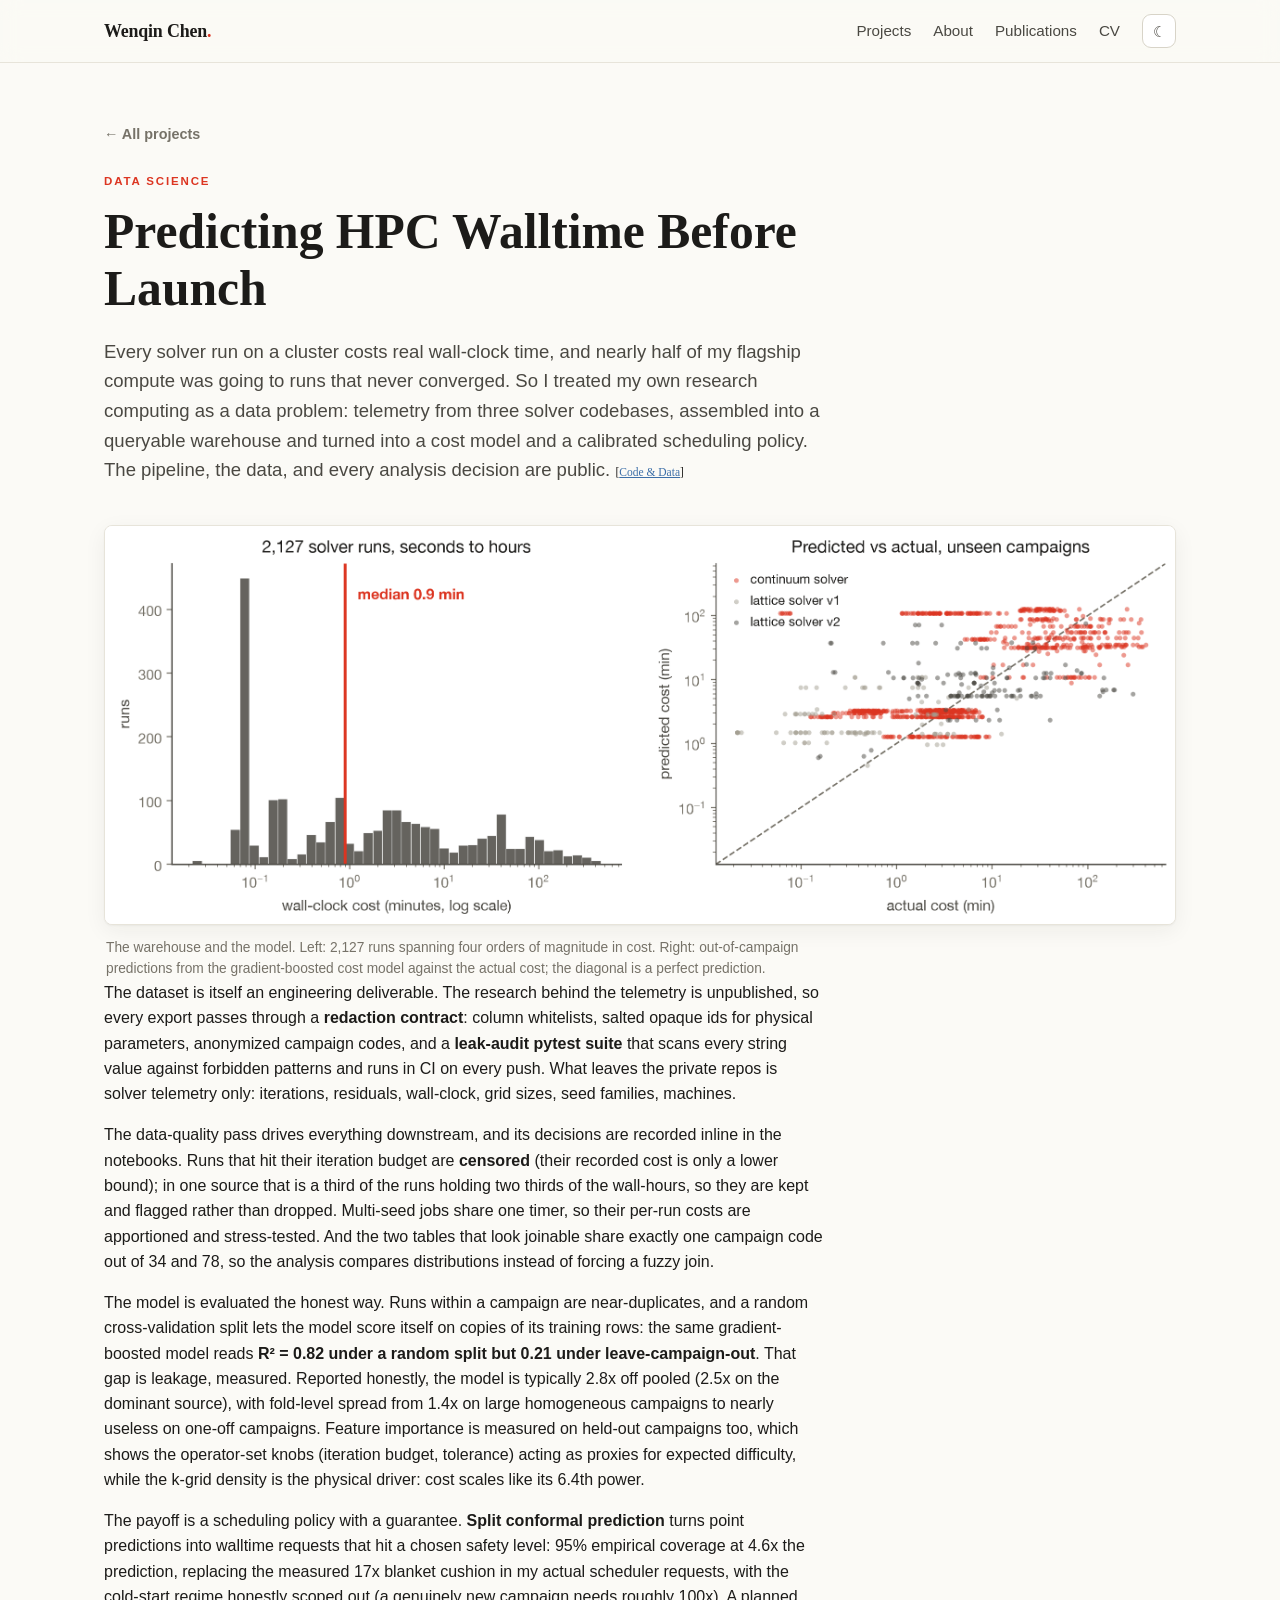
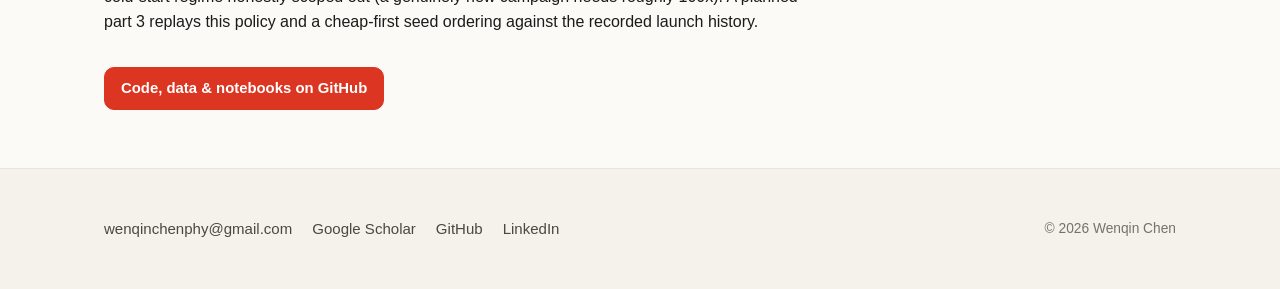
<file: projects/hpc-cost-analytics.html>
<!DOCTYPE html>
<html lang="en">
<head>
  <meta charset="utf-8" />
  <meta name="viewport" content="width=device-width, initial-scale=1" />
  <title>Predicting HPC Walltime Before Launch · Wenqin Chen</title>
  <meta name="description" content="Data science on my own research computing: a 2,127-run telemetry warehouse (DuckDB), a leakage-aware cost model, and a calibrated walltime policy via conformal prediction. Open source, with a CI-gated confidentiality audit." />
  <script>(function(){try{var t=localStorage.getItem("theme");if(t)document.documentElement.setAttribute("data-theme",t);}catch(e){}})();</script>
  <link rel="icon" href="../assets/favicon.svg" type="image/svg+xml" />
  <link rel="stylesheet" href="../assets/css/style.css?v=20260807" />
</head>
<body>
  <header class="site-header">
    <div class="wrap">
      <a class="brand" href="../">Wenqin Chen<span class="dot">.</span></a>
      <nav class="nav">
        <div class="nav-links">
          <a href="../#projects">Projects</a>
          <a href="../#about">About</a>
          <a href="../#publications">Publications</a>
          <a href="../assets/Wenqin_Chen_CV.pdf" target="_blank" rel="noopener">CV</a>
        </div>
        <button class="theme-toggle" id="theme-toggle" type="button" aria-label="Toggle theme">☾</button>
      </nav>
    </div>
  </header>

  <main class="section">
    <div class="wrap">
      <a class="back" href="../#projects">← All projects</a>

      <div class="project-hero">
        <p class="eyebrow">Data science</p>
        <h1>Predicting HPC Walltime Before Launch</h1>
        <p class="lead">Every solver run on a cluster costs real wall-clock time, and nearly half of
          my flagship compute was going to runs that never converged. So I treated my own research
          computing as a data problem: telemetry from three solver codebases, assembled
          into a queryable warehouse and turned into a cost model and a calibrated scheduling policy.
          The pipeline, the data, and every analysis decision are public.
          <span class="link-badges">[<a href="https://github.com/wenqin-chen/hpc-cost-analytics" target="_blank" rel="noopener">Code &amp; Data</a>]</span></p>
      </div>

      <figure class="project-figure">
        <img src="../assets/figures/hpc-cost-banner.png" alt="Left: histogram of wall-clock cost for 2,127 solver runs spanning seconds to hours on a log scale. Right: predicted versus actual cost on campaigns the model never saw, colored by solver codebase, scattered around the diagonal." />
      </figure>
      <p class="figcaption">The warehouse and the model. Left: 2,127 runs spanning four orders of
        magnitude in cost. Right: out-of-campaign predictions from the gradient-boosted cost model
        against the actual cost; the diagonal is a perfect prediction.</p>

      <div class="prose">
        <p>The dataset is itself an engineering deliverable. The research behind the telemetry is
          unpublished, so every export passes through a <strong>redaction contract</strong>: column
          whitelists, salted opaque ids for physical parameters, anonymized campaign codes, and a
          <strong>leak-audit pytest suite</strong> that scans every string value against forbidden
          patterns and runs in CI on every push. What leaves the private repos is solver telemetry
          only: iterations, residuals, wall-clock, grid sizes, seed families, machines.</p>

        <p>The data-quality pass drives everything downstream, and its decisions are recorded inline
          in the notebooks. Runs that hit their iteration budget are <strong>censored</strong> (their
          recorded cost is only a lower bound); in one source that is a third of the runs holding two
          thirds of the wall-hours, so they are kept and flagged rather than dropped. Multi-seed jobs
          share one timer, so their per-run costs are apportioned and stress-tested. And the two
          tables that look joinable share exactly one campaign code out of 34 and 78, so the analysis
          compares distributions instead of forcing a fuzzy join.</p>

        <p>The model is evaluated the honest way. Runs within a campaign are near-duplicates, and a
          random cross-validation split lets the model score itself on copies of its training rows:
          the same gradient-boosted model reads <strong>R² = 0.82 under a random split but 0.21
          under leave-campaign-out</strong>. That gap is leakage, measured. Reported honestly, the
          model is typically 2.8x off pooled (2.5x on the dominant source), with fold-level spread
          from 1.4x on large homogeneous campaigns to nearly useless on one-off campaigns. Feature
          importance is measured on held-out campaigns too, which shows the operator-set knobs
          (iteration budget, tolerance) acting as proxies for expected difficulty, while the k-grid
          density is the physical driver: cost scales like its 6.4th power.</p>

        <p>The payoff is a scheduling policy with a guarantee. <strong>Split conformal
          prediction</strong> turns point predictions into walltime requests that hit a chosen safety
          level: 95% empirical coverage at 4.6x the prediction, replacing the measured 17x blanket
          cushion in my actual scheduler requests, with the cold-start regime honestly scoped out
          (a genuinely new campaign needs roughly 100x). A planned part 3 replays this policy and a
          cheap-first seed ordering against the recorded launch history.</p>

        <div class="link-row">
          <a class="btn primary" href="https://github.com/wenqin-chen/hpc-cost-analytics" target="_blank" rel="noopener">Code, data &amp; notebooks on GitHub</a>
        </div>
      </div>
    </div>
  </main>

  <footer class="site-footer">
    <div class="wrap">
      <div class="footer-links">
        <a href="mailto:wenqinchenphy@gmail.com">wenqinchenphy@gmail.com</a>
        <a href="https://scholar.google.com/citations?user=Eo7OIQ8AAAAJ" target="_blank" rel="noopener">Google Scholar</a>
        <a href="https://github.com/wenqin-chen" target="_blank" rel="noopener">GitHub</a>
        <a href="https://www.linkedin.com/in/wen-qin-chen" target="_blank" rel="noopener">LinkedIn</a>
      </div>
      <div class="footer-note">© 2026 Wenqin Chen</div>
    </div>
  </footer>

  <script src="../assets/js/main.js"></script>
</body>
</html>
</file>
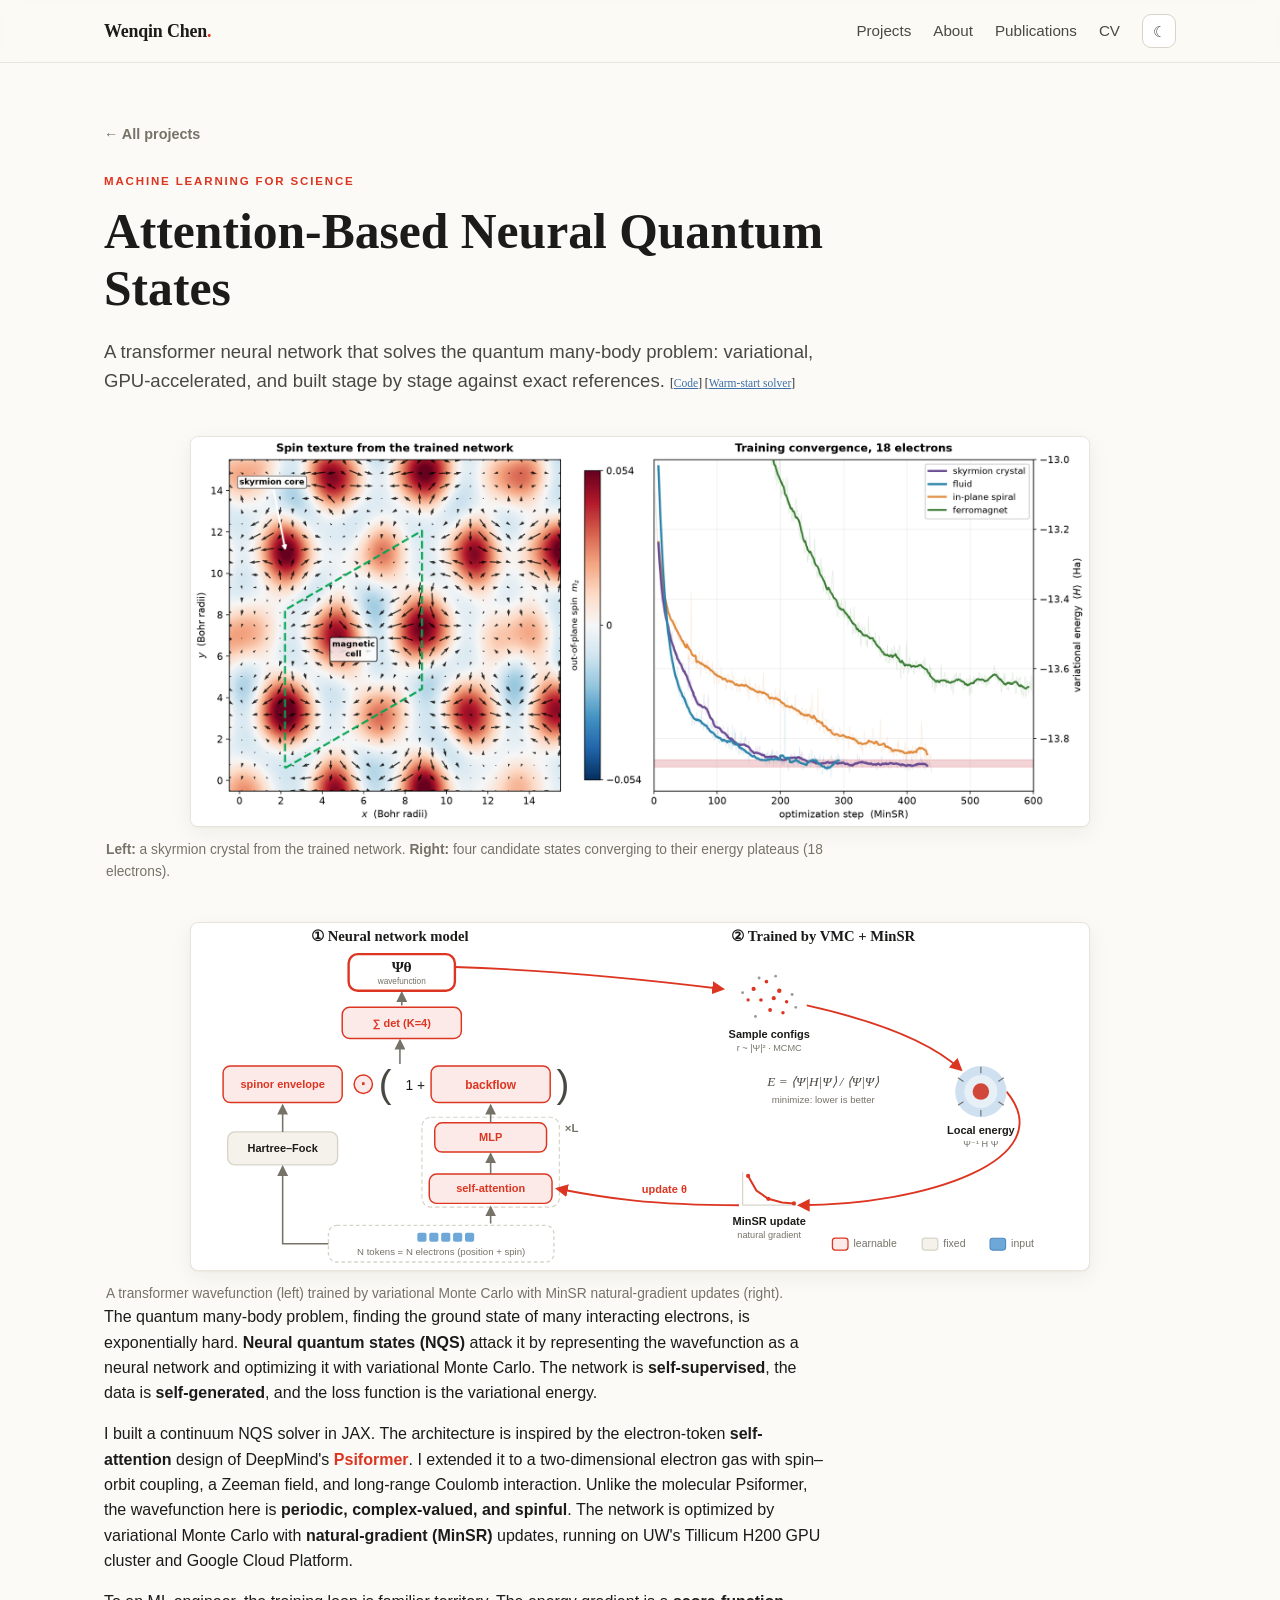
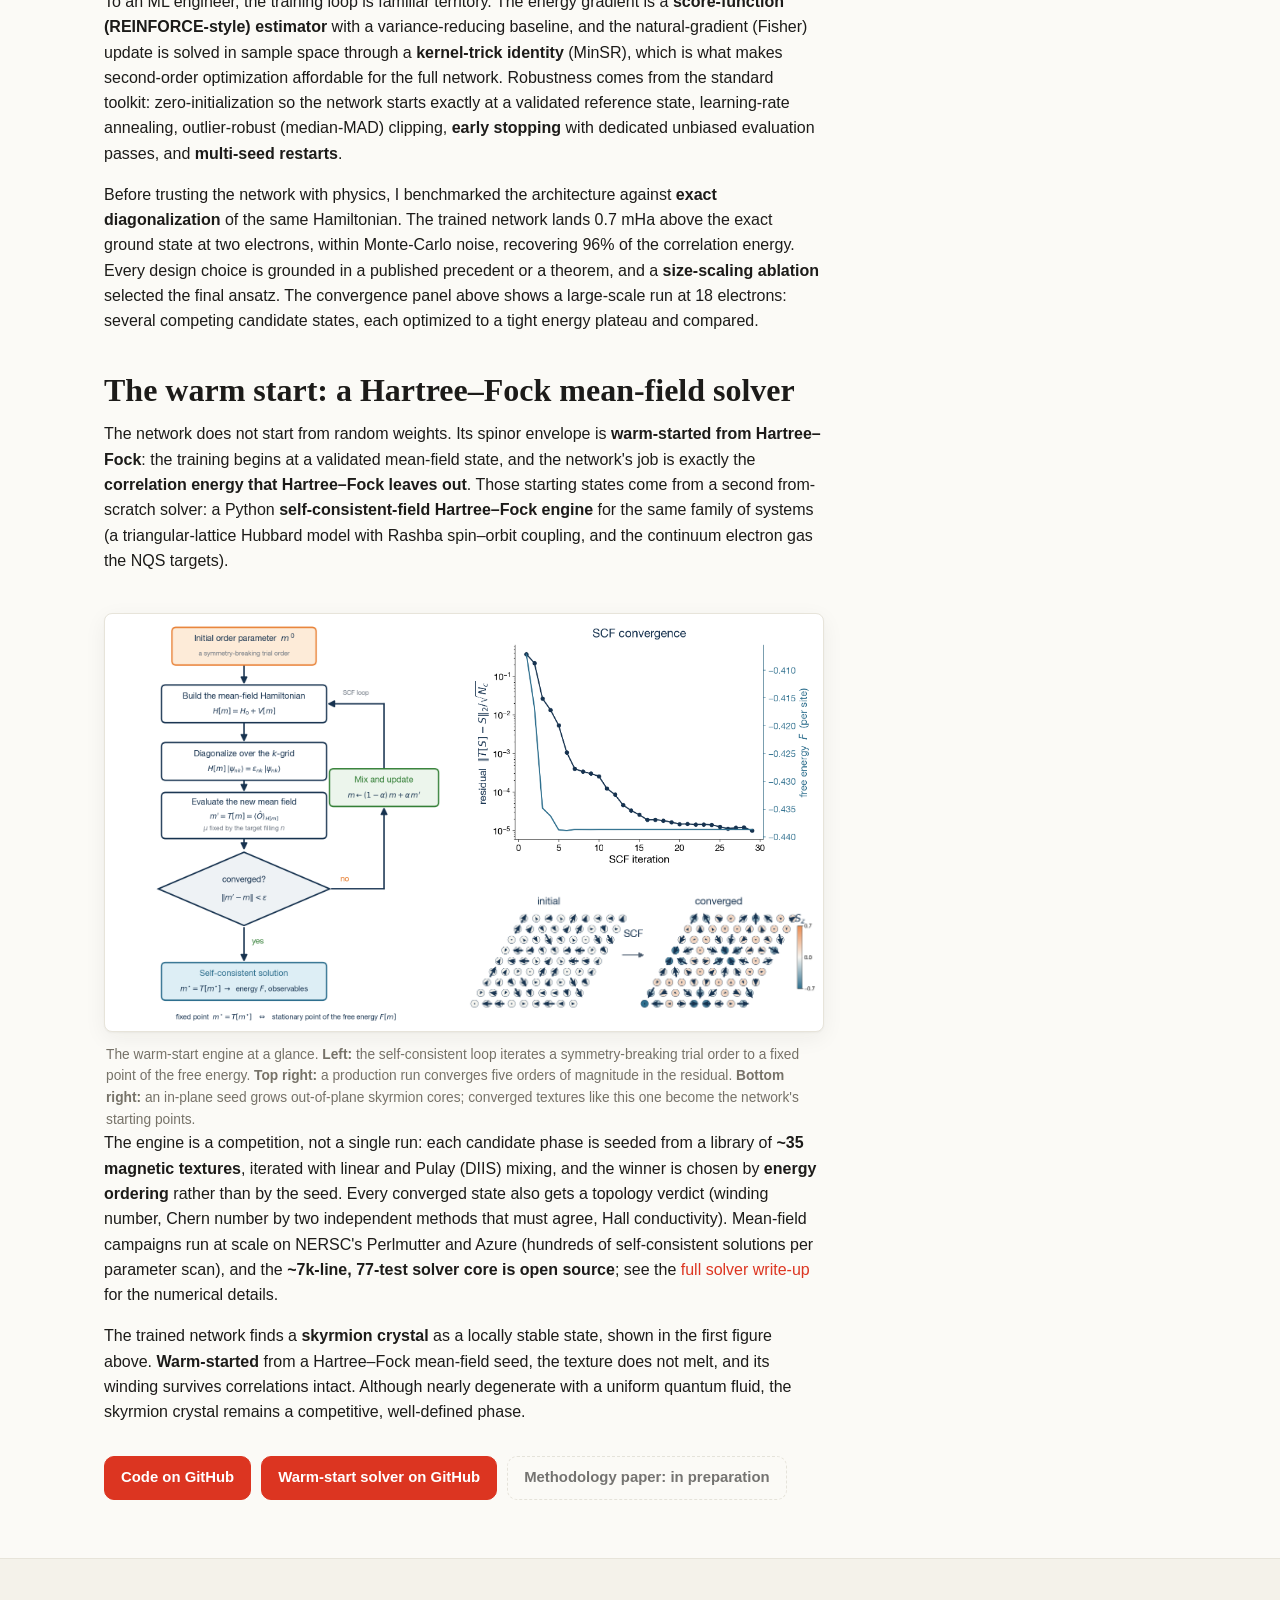
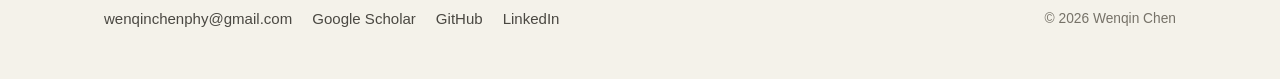
<file: projects/neural-quantum-states.html>
<!DOCTYPE html>
<html lang="en">
<head>
  <meta charset="utf-8" />
  <meta name="viewport" content="width=device-width, initial-scale=1" />
  <title>Attention-Based Neural Quantum States · Wenqin Chen</title>
  <meta name="description" content="A transformer neural-network wavefunction solving the quantum many-body problem via variational Monte Carlo, built stage by stage against exact-diagonalization and quantum Monte Carlo references, trained on H200 GPUs." />
  <script>(function(){try{var t=localStorage.getItem("theme");if(t)document.documentElement.setAttribute("data-theme",t);}catch(e){}})();</script>
  <link rel="icon" href="../assets/favicon.svg" type="image/svg+xml" />
  <link rel="stylesheet" href="../assets/css/style.css?v=20260807" />
</head>
<body>
  <header class="site-header">
    <div class="wrap">
      <a class="brand" href="../">Wenqin Chen<span class="dot">.</span></a>
      <nav class="nav">
        <div class="nav-links">
          <a href="../#projects">Projects</a>
          <a href="../#about">About</a>
          <a href="../#publications">Publications</a>
          <a href="../assets/Wenqin_Chen_CV.pdf" target="_blank" rel="noopener">CV</a>
        </div>
        <button class="theme-toggle" id="theme-toggle" type="button" aria-label="Toggle theme">☾</button>
      </nav>
    </div>
  </header>

  <main class="section">
    <div class="wrap">
      <a class="back" href="../#projects">← All projects</a>

      <div class="project-hero">
        <p class="eyebrow">Machine learning for science</p>
        <h1>Attention-Based Neural Quantum States</h1>
        <p class="lead">A transformer neural network that solves the quantum many-body problem:
          variational, GPU-accelerated, and built stage by stage against exact references.
          <span class="link-badges">[<a href="https://github.com/wenqin-chen/continuum-nqs" target="_blank" rel="noopener">Code</a>] [<a href="https://github.com/wenqin-chen/hubbard-meanfield" target="_blank" rel="noopener">Warm-start solver</a>]</span></p>
      </div>

      <figure class="project-figure diagram-fig">
        <img src="../assets/figures/nqs-2panel.png" alt="Left: a skyrmion-crystal spin texture from the trained network, out-of-plane spin in colour and in-plane spin as arrows, with the skyrmion core and magnetic cell labelled. Right: four candidate states each optimized by variational Monte Carlo, converging to their energy plateaus over the 18-electron training run." />
      </figure>
      <p class="figcaption"><strong>Left:</strong> a skyrmion crystal from the trained network.
        <strong>Right:</strong> four candidate states converging to their energy plateaus (18 electrons).</p>

      <figure class="project-figure diagram-fig">
        <div class="diagram-wrap">
          <svg viewBox="0 26 980 378" xmlns="http://www.w3.org/2000/svg" font-family="var(--sans)">
      <title>Neural quantum state: architecture and training pipeline</title>
      <desc>The determinant matrix is the elementwise product of the spinor envelope and (1 + backflow); a sum of K=4 generalized determinants of it, times a flexible Jastrow factor, gives the wavefunction. The spinor envelope is learnable, warm-started from Hartree-Fock; the backflow comes from a transformer (self-attention then MLP). Both branches start from the electron positions and spins. The wavefunction is trained by the VMC/MinSR loop on the right.</desc>
      <defs>
        <marker id="dM" viewBox="0 0 10 10" refX="8.5" refY="5" markerWidth="7" markerHeight="7" orient="auto-start-reverse"><path d="M0 0 L10 5 L0 10 z" fill="var(--muted)"/></marker>
        <marker id="dA" viewBox="0 0 10 10" refX="8" refY="5" markerWidth="7" markerHeight="7" orient="auto-start-reverse"><path d="M0 0 L10 5 L0 10 z" fill="var(--accent)"/></marker>
      </defs>

      <text x="217" y="46" text-anchor="middle" font-family="var(--serif)" font-size="16" font-weight="600" fill="var(--ink)">① Neural network model</text>
      <text x="690" y="46" text-anchor="middle" font-family="var(--serif)" font-size="16" font-weight="600" fill="var(--ink)">② Trained by VMC + MinSR</text>

      <!-- Psi -->
      <rect x="172" y="60" width="116" height="40" rx="10" fill="var(--card)" stroke="var(--accent)" stroke-width="2.6"/>
      <text x="230" y="80" text-anchor="middle" font-family="var(--serif)" font-size="17" font-weight="700" fill="var(--ink)">Ψθ</text>
      <text x="230" y="93" text-anchor="middle" font-size="9" fill="var(--muted)">wavefunction</text>
      <line x1="230" y1="116" x2="230" y2="102" stroke="var(--muted)" stroke-width="1.7" marker-end="url(#dM)"/>

      <!-- det -->
      <rect x="165" y="118" width="130" height="34" rx="8" fill="var(--accent-soft)" stroke="var(--accent)" stroke-width="1.6"/>
      <text x="230" y="140" text-anchor="middle" font-size="12" font-weight="600" fill="var(--accent)">∑ det (K=4)</text>
      <line x1="228" y1="180" x2="228" y2="154" stroke="var(--muted)" stroke-width="1.7" marker-end="url(#dM)"/>

      <!-- ===== product line:  spinor envelope  ⊗  ( 1 + backflow ) ===== -->
      <rect x="35" y="182" width="130" height="40" rx="8" fill="var(--accent-soft)" stroke="var(--accent)" stroke-width="1.6"/>
      <text x="100" y="206" text-anchor="middle" font-size="12" font-weight="600" fill="var(--accent)">spinor envelope</text>

      <circle cx="188" cy="202" r="10" fill="var(--accent-soft)" stroke="var(--accent)" stroke-width="1.6"/>
      <text x="188" y="208.5" text-anchor="middle" font-size="20" font-weight="700" fill="var(--accent)">·</text>

      <text x="205" y="216" font-size="42" fill="var(--ink-2)">(</text>
      <text x="234" y="208" font-size="15" fill="var(--ink)">1 +</text>

      <rect x="262" y="182" width="130" height="40" rx="8" fill="var(--accent-soft)" stroke="var(--accent)" stroke-width="1.6"/>
      <text x="327" y="207" text-anchor="middle" font-size="13" font-weight="600" fill="var(--accent)">backflow</text>

      <text x="399" y="216" font-size="42" fill="var(--ink-2)">)</text>

      <!-- left branch: Hartree-Fock -> spinor envelope -->
      <rect x="40" y="254" width="120" height="36" rx="8" fill="var(--bg-2)" stroke="var(--line-2)" stroke-width="1.5"/>
      <text x="100" y="276" text-anchor="middle" font-size="12" font-weight="600" fill="var(--ink)">Hartree–Fock</text>
      <line x1="100" y1="254" x2="100" y2="225" stroke="var(--muted)" stroke-width="1.7" marker-end="url(#dM)"/>

      <!-- right branch: transformer -> backflow -->
      <rect x="252" y="238" width="150" height="98" rx="10" fill="none" stroke="var(--line-2)" stroke-width="1.3" stroke-dasharray="5 3"/>
      <text x="408" y="254" font-size="12.5" font-weight="700" fill="var(--muted)">×L</text>
      <rect x="266" y="244" width="122" height="32" rx="8" fill="var(--accent-soft)" stroke="var(--accent)" stroke-width="1.6"/>
      <text x="327" y="264" text-anchor="middle" font-size="12" font-weight="600" fill="var(--accent)">MLP</text>
      <rect x="260" y="300" width="134" height="32" rx="8" fill="var(--accent-soft)" stroke="var(--accent)" stroke-width="1.6"/>
      <text x="327" y="320" text-anchor="middle" font-size="12" font-weight="600" fill="var(--accent)">self-attention</text>
      <line x1="327" y1="300" x2="327" y2="278" stroke="var(--muted)" stroke-width="1.7" marker-end="url(#dM)"/>
      <line x1="327" y1="244" x2="327" y2="225" stroke="var(--muted)" stroke-width="1.7" marker-end="url(#dM)"/>

      <!-- inputs feeding both branches (moved up to close the gap) -->
      <rect x="150" y="356" width="246" height="40" rx="9" fill="var(--card)" stroke="var(--line-2)" stroke-width="1.5" stroke-dasharray="4 3"/>
      <g fill="#6ea8d8"><rect x="247" y="364" width="10" height="10" rx="2"/><rect x="260" y="364" width="10" height="10" rx="2"/><rect x="273" y="364" width="10" height="10" rx="2"/><rect x="286" y="364" width="10" height="10" rx="2"/><rect x="299" y="364" width="10" height="10" rx="2"/></g>
      <text x="273" y="388" text-anchor="middle" font-size="10.5" fill="var(--muted)">N tokens = N electrons (position + spin)</text>
      <path d="M150 376 L 100 376 L 100 292" fill="none" stroke="var(--muted)" stroke-width="1.7" marker-end="url(#dM)"/>
      <line x1="327" y1="354" x2="327" y2="336" stroke="var(--muted)" stroke-width="1.7" marker-end="url(#dM)"/>

      <!-- ===== LOOP (moved up ~22) ===== -->
      <path d="M288 74 C 410 78 515 90 580 98" fill="none" stroke="var(--accent)" stroke-width="2" marker-end="url(#dA)"/>
      <path d="M672 116 C 762 136 812 160 840 186" fill="none" stroke="var(--accent)" stroke-width="2" marker-end="url(#dA)"/>
      <!-- smooth bottom sweep: local energy -> MinSR -> update theta, one continuous curve -->
      <path d="M890 210 C 952 285 800 334 664 334" fill="none" stroke="var(--accent)" stroke-width="2" marker-end="url(#dA)"/>
      <path d="M598 334 C 500 334 452 326 400 316" fill="none" stroke="var(--accent)" stroke-width="2" marker-end="url(#dA)"/>
      <text x="492" y="321" font-size="12" font-weight="700" fill="var(--accent)">update θ</text>

      <text x="690" y="204" text-anchor="middle" font-family="var(--serif)" font-style="italic" font-size="14.5" fill="var(--ink-2)">E = ⟨Ψ|H|Ψ⟩ / ⟨Ψ|Ψ⟩</text>
      <text x="690" y="222" text-anchor="middle" font-size="10.5" fill="var(--muted)">minimize: lower is better</text>

      <g fill="var(--accent)"><circle cx="614" cy="98" r="2.3"/><circle cx="628" cy="90" r="2"/><circle cx="642" cy="100" r="2.4"/><circle cx="622" cy="110" r="2"/><circle cx="636" cy="108" r="2.2"/><circle cx="650" cy="112" r="1.9"/><circle cx="608" cy="110" r="1.8"/><circle cx="632" cy="121" r="2.1"/><circle cx="646" cy="124" r="1.9"/></g>
      <g fill="var(--ink-2)" opacity="0.55"><circle cx="620" cy="86" r="1.6"/><circle cx="656" cy="104" r="1.6"/><circle cx="602" cy="102" r="1.6"/><circle cx="638" cy="84" r="1.5"/><circle cx="660" cy="118" r="1.5"/><circle cx="616" cy="128" r="1.6"/></g>
      <text x="631" y="152" text-anchor="middle" font-size="12" font-weight="600" fill="var(--ink)">Sample configs</text>
      <text x="631" y="166" text-anchor="middle" font-size="10" fill="var(--muted)">r ~ |Ψ|²  ·  MCMC</text>

      <circle cx="862" cy="210" r="28" fill="#cfe0f0"/><circle cx="862" cy="210" r="18" fill="#e8f0f7"/><circle cx="862" cy="210" r="9" fill="#d1483a"/>
      <g stroke="var(--ink-2)" stroke-width="1.3" opacity="0.7"><line x1="862" y1="190" x2="862" y2="183"/><line x1="881" y1="199" x2="887" y2="195"/><line x1="881" y1="221" x2="887" y2="225"/><line x1="862" y1="230" x2="862" y2="237"/><line x1="843" y1="221" x2="837" y2="225"/><line x1="843" y1="199" x2="837" y2="195"/></g>
      <text x="862" y="256" text-anchor="middle" font-size="12" font-weight="600" fill="var(--ink)">Local energy</text>
      <text x="862" y="270" text-anchor="middle" font-size="10" fill="var(--muted)">Ψ⁻¹ H Ψ</text>

      <line x1="602" y1="298" x2="602" y2="334" stroke="var(--line-2)" stroke-width="1.4"/>
      <line x1="602" y1="334" x2="660" y2="334" stroke="var(--line-2)" stroke-width="1.4"/>
      <polyline points="608,302 617,318 630,327 645,331 658,332" fill="none" stroke="var(--accent)" stroke-width="2.2"/>
      <g fill="var(--accent)"><circle cx="608" cy="302" r="2.3"/><circle cx="630" cy="327" r="2.3"/><circle cx="658" cy="332" r="2.3"/></g>
      <text x="631" y="356" text-anchor="middle" font-size="12" font-weight="600" fill="var(--ink)">MinSR update</text>
      <text x="631" y="370" text-anchor="middle" font-size="10" fill="var(--muted)">natural gradient</text>

      <!-- legend (relocated to bottom-right) -->
      <g font-size="11.5" fill="var(--muted)">
        <rect x="700" y="370" width="17" height="13" rx="3" fill="var(--accent-soft)" stroke="var(--accent)" stroke-width="1.4"/><text x="723" y="380">learnable</text>
        <rect x="798" y="370" width="17" height="13" rx="3" fill="var(--bg-2)" stroke="var(--line-2)" stroke-width="1.4"/><text x="821" y="380">fixed</text>
        <rect x="872" y="370" width="17" height="13" rx="3" fill="#6ea8d8" stroke="#4f8bc0" stroke-width="1.2"/><text x="895" y="380">input</text>
      </g>
    </svg>
        </div>
      </figure>
      <p class="figcaption">A transformer wavefunction (left) trained by variational Monte Carlo with
        MinSR natural-gradient updates (right).</p>

      <div class="prose">
        <p>The quantum many-body problem, finding the ground state of many interacting electrons, is
          exponentially hard. <strong>Neural quantum states (NQS)</strong> attack it by representing the
          wavefunction as a neural network and optimizing it with variational Monte Carlo. The
          network is <strong>self-supervised</strong>, the data is <strong>self-generated</strong>,
          and the loss function is the variational energy.</p>

        <p>I built a continuum NQS solver in JAX. The architecture is inspired by the electron-token
          <strong>self-attention</strong> design of DeepMind's
          <a href="https://arxiv.org/abs/2211.13672" target="_blank" rel="noopener"><strong>Psiformer</strong></a>.
          I extended it to a two-dimensional electron gas with spin–orbit coupling, a Zeeman field,
          and long-range Coulomb interaction. Unlike the molecular Psiformer, the wavefunction here is
          <strong>periodic, complex-valued, and spinful</strong>. The network is optimized by
          variational Monte Carlo with <strong>natural-gradient (MinSR)</strong> updates, running on
          UW's Tillicum H200 GPU cluster and Google Cloud Platform.</p>

        <p>To an ML engineer, the training loop is familiar territory. The energy gradient is a
          <strong>score-function (REINFORCE-style) estimator</strong> with a variance-reducing
          baseline, and the natural-gradient (Fisher) update is solved in sample
          space through a <strong>kernel-trick identity</strong> (MinSR), which is what makes
          second-order optimization affordable for the full network. Robustness comes from the
          standard toolkit: zero-initialization so the network starts exactly at a
          validated reference state, learning-rate annealing,
          outlier-robust (median-MAD) clipping, <strong>early stopping</strong>
          with dedicated unbiased evaluation passes, and <strong>multi-seed restarts</strong>.</p>

        <p>Before trusting the network with physics, I benchmarked the architecture
          against <strong>exact diagonalization</strong> of the same Hamiltonian. The trained network
          lands 0.7 mHa above the exact ground state at two electrons, within Monte-Carlo
          noise, recovering 96% of the correlation energy. Every design choice is grounded in a
          published precedent or a theorem, and a <strong>size-scaling ablation</strong> selected the final
          ansatz. The convergence panel above shows a large-scale run at 18 electrons: several
          competing candidate states, each optimized to a tight energy plateau and compared.</p>

        <h2>The warm start: a Hartree–Fock mean-field solver</h2>

        <p>The network does not start from random weights. Its spinor envelope is
          <strong>warm-started from Hartree–Fock</strong>: the training begins at a validated
          mean-field state, and the network's job is exactly the <strong>correlation energy that
          Hartree–Fock leaves out</strong>. Those starting states come from a second from-scratch
          solver: a Python <strong>self-consistent-field Hartree–Fock engine</strong> for the same
          family of systems (a triangular-lattice Hubbard model with Rashba spin–orbit coupling, and
          the continuum electron gas the NQS targets).</p>

        <figure class="project-figure figure-compose">
          <img class="tall" src="../assets/figures/hf-scf-flowchart.png" alt="Flowchart of the self-consistent field loop: start from a symmetry-breaking order parameter, build the mean-field Hamiltonian, diagonalize over the k-grid, evaluate the new mean field, then mix and update until it converges to the self-consistent fixed point" loading="lazy" />
          <img src="../assets/figures/hf-scf-convergence.png" alt="SCF convergence of a canted-Néel texture: the residual falls five orders of magnitude while the free energy settles" loading="lazy" />
          <img src="../assets/figures/hf-scf-textures.png" alt="An in-plane spin seed self-consistently grows out-of-plane skyrmion cores: initial versus converged spin textures colored by S_z" loading="lazy" />
        </figure>
        <p class="figcaption">The warm-start engine at a glance. <strong>Left:</strong> the
          self-consistent loop iterates a symmetry-breaking trial order to a fixed point of the free
          energy. <strong>Top right:</strong> a production run converges five orders of magnitude in
          the residual. <strong>Bottom right:</strong> an in-plane seed grows out-of-plane skyrmion
          cores; converged textures like this one become the network's starting points.</p>

        <p>The engine is a competition, not a single run: each candidate phase is seeded from a
          library of <strong>~35 magnetic textures</strong>, iterated with linear and Pulay (DIIS)
          mixing, and the winner is chosen by <strong>energy ordering</strong> rather than by the
          seed. Every converged state also gets a topology verdict (winding number, Chern number by
          two independent methods that must agree, Hall conductivity). Mean-field campaigns run at
          scale on NERSC's Perlmutter and Azure (hundreds of self-consistent solutions per parameter
          scan), and the <strong>~7k-line, 77-test solver core is open source</strong>; see the
          <a href="hartree-fock-solver.html">full solver write-up</a> for the numerical details.</p>

        <p>The trained network finds a <strong>skyrmion crystal</strong> as a locally stable state, shown in the first figure
          above. <strong>Warm-started</strong> from a Hartree–Fock mean-field seed, the texture does not
          melt, and its winding survives correlations intact. Although
          nearly degenerate with a uniform quantum fluid, the skyrmion crystal remains
          a competitive, well-defined phase.</p>

        <div class="link-row">
          <a class="btn primary" href="https://github.com/wenqin-chen/continuum-nqs" target="_blank" rel="noopener">Code on GitHub</a>
          <a class="btn primary" href="https://github.com/wenqin-chen/hubbard-meanfield" target="_blank" rel="noopener">Warm-start solver on GitHub</a>
          <span class="btn ghost disabled" aria-disabled="true">Methodology paper: in preparation</span>
        </div>
      </div>
    </div>
  </main>

  <footer class="site-footer">
    <div class="wrap">
      <div class="footer-links">
        <a href="mailto:wenqinchenphy@gmail.com">wenqinchenphy@gmail.com</a>
        <a href="https://scholar.google.com/citations?user=Eo7OIQ8AAAAJ" target="_blank" rel="noopener">Google Scholar</a>
        <a href="https://github.com/wenqin-chen" target="_blank" rel="noopener">GitHub</a>
        <a href="https://www.linkedin.com/in/wen-qin-chen" target="_blank" rel="noopener">LinkedIn</a>
      </div>
      <div class="footer-note">© 2026 Wenqin Chen</div>
    </div>
  </footer>

  <script src="../assets/js/main.js"></script>
</body>
</html>
</file>
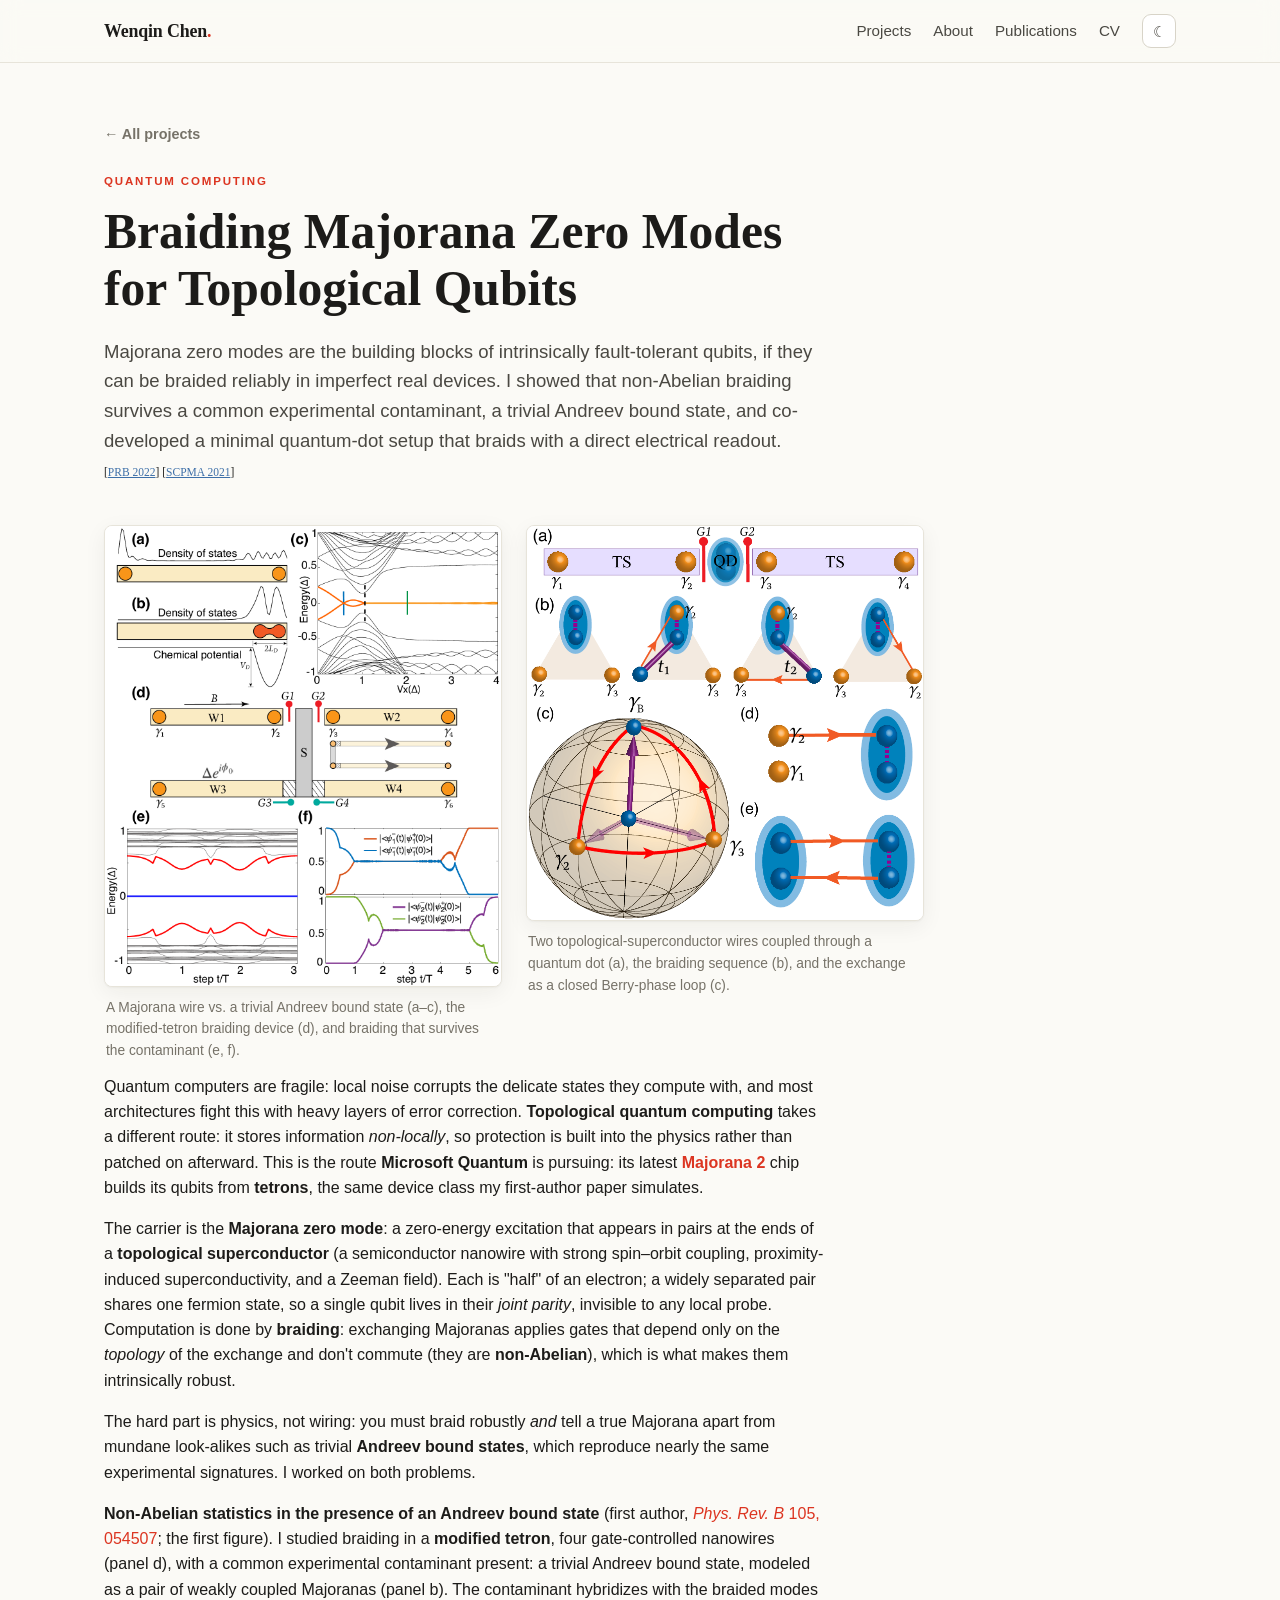
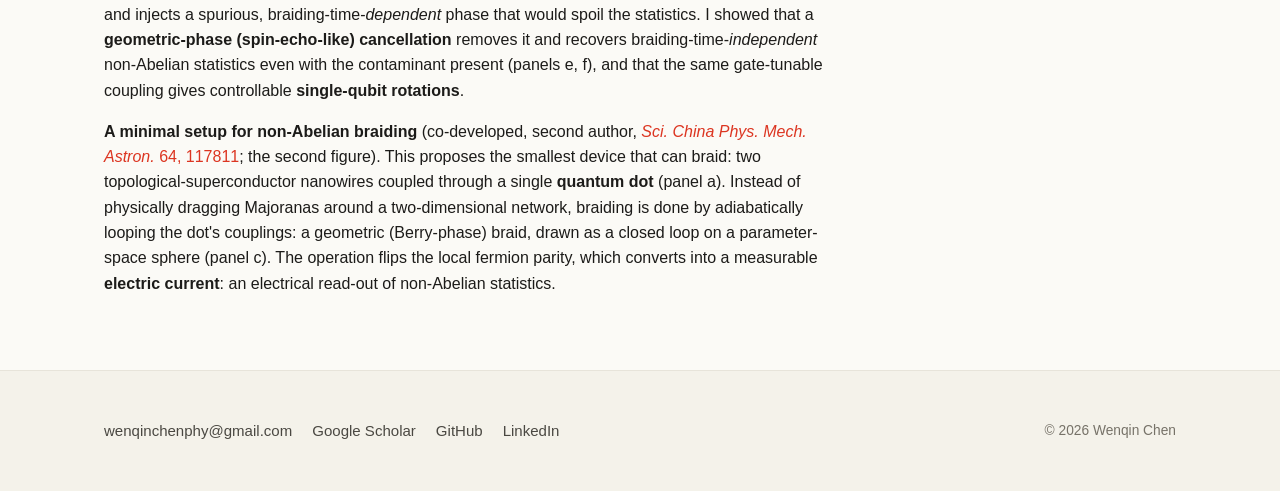
<file: projects/quantum-computing.html>
<!DOCTYPE html>
<html lang="en">
<head>
  <meta charset="utf-8" />
  <meta name="viewport" content="width=device-width, initial-scale=1" />
  <title>Braiding Majorana Zero Modes for Topological Qubits · Wenqin Chen</title>
  <meta name="description" content="Theory of braiding Majorana zero modes into topological qubits: non-Abelian braiding that survives a trivial Andreev bound state, and a minimal quantum-dot braiding setup with a direct electrical readout." />
  <script>(function(){try{var t=localStorage.getItem("theme");if(t)document.documentElement.setAttribute("data-theme",t);}catch(e){}})();</script>
  <link rel="icon" href="../assets/favicon.svg" type="image/svg+xml" />
  <link rel="stylesheet" href="../assets/css/style.css?v=20260807" />
</head>
<body>
  <header class="site-header">
    <div class="wrap">
      <a class="brand" href="../">Wenqin Chen<span class="dot">.</span></a>
      <nav class="nav">
        <div class="nav-links">
          <a href="../#projects">Projects</a>
          <a href="../#about">About</a>
          <a href="../#publications">Publications</a>
          <a href="../assets/Wenqin_Chen_CV.pdf" target="_blank" rel="noopener">CV</a>
        </div>
        <button class="theme-toggle" id="theme-toggle" type="button" aria-label="Toggle theme">☾</button>
      </nav>
    </div>
  </header>

  <main class="section">
    <div class="wrap">
      <a class="back" href="../#projects">← All projects</a>

      <div class="project-hero">
        <p class="eyebrow">Quantum computing</p>
        <h1>Braiding Majorana Zero Modes for Topological Qubits</h1>
        <p class="lead">Majorana zero modes are the building blocks of intrinsically fault-tolerant
          qubits, if they can be braided reliably in imperfect real devices. I showed that non-Abelian
          braiding survives a common experimental contaminant, a trivial Andreev bound state,
          and co-developed a minimal quantum-dot setup that braids with a direct electrical readout.
          <span class="link-badges">[<a href="https://doi.org/10.1103/PhysRevB.105.054507" target="_blank" rel="noopener">PRB 2022</a>] [<a href="https://doi.org/10.1007/s11433-021-1773-3" target="_blank" rel="noopener">SCPMA 2021</a>]</span></p>
      </div>

      <div class="figure-pair">
        <div>
          <figure class="project-figure">
            <img src="../assets/figures/qc-fig-tetron.png" alt="Paper 1, Figure 1: a Majorana wire versus a trivial Andreev bound state; the topological energy spectrum; the modified-tetron braiding device with four nanowires and six Majoranas; and the braiding results showing non-Abelian statistics" />
          </figure>
          <p class="figcaption">A Majorana wire vs. a trivial Andreev bound state (a–c), the
            modified-tetron braiding device (d), and braiding that survives the contaminant (e, f).</p>
        </div>
        <div>
          <figure class="project-figure">
            <img src="../assets/figures/qc-fig-minimal.png" alt="Paper 2, Figure 1: two topological-superconductor wires coupled through a single quantum dot, the braiding sequence in coupling space, and the exchange drawn as a Berry-phase loop on a parameter-space sphere" />
          </figure>
          <p class="figcaption">Two topological-superconductor wires coupled through a quantum dot (a),
            the braiding sequence (b), and the exchange as a closed Berry-phase loop (c).</p>
        </div>
      </div>

      <div class="prose">
        <p>Quantum computers are fragile: local noise corrupts the delicate states they compute with, and most
          architectures fight this with heavy layers of error correction. <strong>Topological quantum computing</strong>
          takes a different route: it stores information <em>non-locally</em>, so protection is built into the physics
          rather than patched on afterward. This is the route <strong>Microsoft Quantum</strong> is pursuing: its
          latest <a href="https://news.microsoft.com/source/features/innovation/majorana-2-microsoft-discovery-agentic-ai/"
          target="_blank" rel="noopener"><strong>Majorana&nbsp;2</strong></a> chip builds its qubits from
          <strong>tetrons</strong>, the same device class my first-author paper simulates.</p>

        <p>The carrier is the <strong>Majorana zero mode</strong>: a zero-energy excitation that appears in pairs at the
          ends of a <strong>topological superconductor</strong> (a semiconductor nanowire with strong spin–orbit coupling,
          proximity-induced superconductivity, and a Zeeman field). Each is "half" of an electron; a widely separated
          pair shares one fermion state, so a single qubit lives in their <em>joint parity</em>, invisible to any local
          probe. Computation is done by <strong>braiding</strong>: exchanging Majoranas applies gates that depend only on
          the <em>topology</em> of the exchange and don't commute (they are <strong>non-Abelian</strong>), which is what
          makes them intrinsically robust.</p>

        <p>The hard part is physics, not wiring: you must braid robustly <em>and</em> tell a true Majorana apart from
          mundane look-alikes such as trivial <strong>Andreev bound states</strong>, which reproduce nearly the same
          experimental signatures. I worked on both problems.</p>

        <p><strong>Non-Abelian statistics in the presence of an Andreev bound state</strong>
          (first author, <a href="https://doi.org/10.1103/PhysRevB.105.054507" target="_blank" rel="noopener"><em>Phys. Rev. B</em> 105, 054507</a>; the first figure). I studied braiding in a
          <strong>modified tetron</strong>, four gate-controlled nanowires (panel&nbsp;d), with a common
          experimental contaminant present: a trivial Andreev bound state, modeled as a pair of weakly coupled Majoranas
          (panel&nbsp;b). The contaminant hybridizes with the braided modes and injects a spurious,
          braiding-time-<em>dependent</em> phase that would spoil the statistics. I showed that a
          <strong>geometric-phase (spin-echo-like) cancellation</strong> removes it and recovers
          braiding-time-<em>independent</em> non-Abelian statistics even with the contaminant present (panels&nbsp;e,&nbsp;f),
          and that the same gate-tunable coupling gives controllable <strong>single-qubit rotations</strong>.</p>

        <p><strong>A minimal setup for non-Abelian braiding</strong>
          (co-developed, second author, <a href="https://doi.org/10.1007/s11433-021-1773-3" target="_blank" rel="noopener"><em>Sci. China Phys. Mech. Astron.</em> 64, 117811</a>; the second figure).
          This proposes the smallest device that can braid: two topological-superconductor nanowires coupled through a
          single <strong>quantum dot</strong> (panel&nbsp;a). Instead of physically dragging Majoranas around a
          two-dimensional network, braiding is done by adiabatically looping the dot's couplings: a geometric
          (Berry-phase) braid, drawn as a closed loop on a parameter-space sphere (panel&nbsp;c). The operation flips the
          local fermion parity, which converts into a measurable <strong>electric current</strong>: an electrical
          read-out of non-Abelian statistics.</p>

      </div>
    </div>
  </main>

  <footer class="site-footer">
    <div class="wrap">
      <div class="footer-links">
        <a href="mailto:wenqinchenphy@gmail.com">wenqinchenphy@gmail.com</a>
        <a href="https://scholar.google.com/citations?user=Eo7OIQ8AAAAJ" target="_blank" rel="noopener">Google Scholar</a>
        <a href="https://github.com/wenqin-chen" target="_blank" rel="noopener">GitHub</a>
        <a href="https://www.linkedin.com/in/wen-qin-chen" target="_blank" rel="noopener">LinkedIn</a>
      </div>
      <div class="footer-note">© 2026 Wenqin Chen</div>
    </div>
  </footer>

  <script src="../assets/js/main.js"></script>
</body>
</html>
</file>
<file: assets/css/style.css>
/* =========================================================================
   Wenqin Chen — portfolio
   Zero-dependency static stylesheet. Palette + type matched to the résumé
   (vermilion accent #DC3521, serif headings, sans body).
   ========================================================================= */

:root {
  --accent:      #dc3521;
  --accent-soft: rgba(220, 53, 33, 0.10);
  --ink:         #1c1b19;
  --ink-2:       #4a4842;
  --muted:       #767268;
  --bg:          #fbfaf6;
  --bg-2:        #f4f2ea;
  --card:        #ffffff;
  --line:        #e7e4da;
  --line-2:      #d8d4c8;
  --shadow:      0 1px 2px rgba(28,27,25,.04), 0 6px 22px rgba(28,27,25,.06);
  --shadow-lift: 0 2px 6px rgba(28,27,25,.06), 0 18px 40px rgba(28,27,25,.11);

  --serif: "Iowan Old Style", "Palatino Linotype", Palatino, "Book Antiqua", Georgia, serif;
  --sans:  -apple-system, BlinkMacSystemFont, "Segoe UI", Roboto, Helvetica, Arial, sans-serif;
  --mono:  "SF Mono", ui-monospace, "JetBrains Mono", Menlo, Consolas, monospace;

  --wrap: 1120px;
  --prose: 720px;
  --radius: 8px;
}

[data-theme="dark"] {
  --accent:      #f0563f;
  --accent-soft: rgba(240, 86, 63, 0.14);
  --ink:         #ece9e0;
  --ink-2:       #c3bfb2;
  --muted:       #8f8b7f;
  --bg:          #14130f;
  --bg-2:        #1b1a15;
  --card:        #1e1d18;
  --line:        #2c2a23;
  --line-2:      #38352c;
  --shadow:      0 1px 2px rgba(0,0,0,.3), 0 6px 22px rgba(0,0,0,.35);
  --shadow-lift: 0 2px 6px rgba(0,0,0,.4), 0 18px 44px rgba(0,0,0,.5);
}

@media (prefers-color-scheme: dark) {
  :root:not([data-theme="light"]) {
    --accent:#f0563f; --accent-soft:rgba(240,86,63,.14);
    --ink:#ece9e0; --ink-2:#c3bfb2; --muted:#8f8b7f;
    --bg:#14130f; --bg-2:#1b1a15; --card:#1e1d18;
    --line:#2c2a23; --line-2:#38352c;
    --shadow:0 1px 2px rgba(0,0,0,.3),0 6px 22px rgba(0,0,0,.35);
    --shadow-lift:0 2px 6px rgba(0,0,0,.4),0 18px 44px rgba(0,0,0,.5);
  }
}

/* ---------- reset / base ---------- */
*, *::before, *::after { box-sizing: border-box; }
html { -webkit-text-size-adjust: 100%; scroll-behavior: smooth; }
body {
  margin: 0;
  font-family: var(--sans);
  font-size: 16px;
  line-height: 1.58;
  color: var(--ink);
  background: var(--bg);
  -webkit-font-smoothing: antialiased;
  text-rendering: optimizeLegibility;
}
img { max-width: 100%; height: auto; display: block; }
a { color: var(--accent); text-decoration: none; }
a:hover { text-decoration: underline; text-underline-offset: 2px; }
::selection { background: var(--accent); color: #fff; }

/* ---------- typography ---------- */
h1, h2, h3, h4 { font-family: var(--serif); font-weight: 600; line-height: 1.15; color: var(--ink); margin: 0 0 .4em; letter-spacing: 0; }
h1 { font-size: clamp(2.1rem, 5vw, 3.1rem); }
h2 { font-size: clamp(1.5rem, 3vw, 2rem); }
h3 { font-size: 1.25rem; }
p { margin: 0 0 1rem; }
.eyebrow {
  font-family: var(--sans); font-weight: 650; font-size: .72rem;
  letter-spacing: .16em; text-transform: uppercase; color: var(--accent);
  margin: 0 0 .8rem;
}
.lead { font-size: 1.16rem; color: var(--ink-2); line-height: 1.6; }
.muted { color: var(--muted); }

/* ---------- layout ---------- */
.wrap { max-width: var(--wrap); margin: 0 auto; padding: 0 24px; }
.section { padding: clamp(38px, 5vw, 58px) 0; }
.section + .section { border-top: 1px solid var(--line); }
.divider { height: 1px; background: var(--line); border: 0; margin: 0; }

/* ---------- home: top jump bar ---------- */
.top-bar {
  position: sticky; top: 0; z-index: 50;
  background: color-mix(in srgb, var(--bg) 82%, transparent);
  backdrop-filter: saturate(1.4) blur(10px);
  border-bottom: 1px solid var(--line);
}
.top-bar-inner {
  max-width: var(--wrap); margin: 0 auto; padding: 0 24px; height: 50px;
  display: flex; align-items: center;
}
.top-brand {
  color: var(--ink); font-family: var(--serif); font-size: 1.05rem; font-weight: 600;
  white-space: nowrap;
}
.top-brand:hover { color: var(--accent); text-decoration: none; }
.top-links { display: flex; gap: 22px; margin-left: auto; }
.top-links a { color: var(--ink-2); font-size: .9rem; font-weight: 550; }
.top-links a:hover { color: var(--accent); text-decoration: none; }
.top-bar .theme-toggle { margin-left: 18px; }

/* ---------- home: wide single-column layout ---------- */
.layout { max-width: var(--wrap); margin: 0 auto; padding: 36px 24px 0; }
.main .section { scroll-margin-top: 64px; }
.main { min-width: 0; }
.main .section { padding: clamp(38px, 5vw, 52px) 0; }
.main .section:first-child { padding-top: 0; }
.main #about { padding-bottom: clamp(18px, 2.5vw, 24px); }
.main #projects { padding-top: clamp(18px, 2.5vw, 24px); }
.main .section h2 { font-size: 1.4rem; }
.about-layout {
  display: grid; grid-template-columns: 180px minmax(0, 1fr); gap: 34px;
  align-items: start;
}
.headshot.about-photo {
  width: 180px; height: 180px; border-radius: 6px; border: 1px solid var(--line-2);
  box-shadow: none;
}
.about-aside { width: 180px; }
.about-copy { max-width: 860px; }
.about-heading {
  display: flex; align-items: center; flex-wrap: wrap; gap: 8px 24px;
  margin-bottom: 10px;
}
.about-copy h1 { flex: none; font-size: 1.7rem; margin: 0; }
.about-copy > p {
  color: var(--ink-2); font-size: .89rem; line-height: 1.48;
  margin-bottom: .6rem;
}
.profile-links {
  display: flex; flex-wrap: wrap; gap: 5px 16px; justify-content: flex-end;
  list-style: none; margin: 0 0 0 auto; padding: 0;
}
.profile-links a {
  display: inline-flex; align-items: center; gap: 6px; color: var(--ink-2);
  font-size: .8rem; font-weight: 600; padding: 2px 0;
}
.profile-links a:hover { color: var(--accent); text-decoration: none; }
.profile-links a.profile-primary { color: var(--ink-2); }
.profile-links a.profile-primary:hover { color: var(--accent); }
.profile-links svg { width: 15px; height: 15px; flex: none; }
.main-footer { border-top: 1px solid var(--line); padding: 26px 0; color: var(--muted); font-size: .9rem; }
@media (max-width: 680px) {
  .top-bar-inner { padding: 0 16px; }
  .top-brand { display: none; }
  .top-links { gap: 15px; margin-left: 0; }
  .top-links a { font-size: .84rem; }
  .top-bar .theme-toggle { margin-left: auto; }
  .layout { padding: 28px 18px 0; }
  .about-layout { grid-template-columns: 1fr; gap: 18px; }
  .about-aside { width: 138px; }
  .headshot.about-photo { width: 138px; height: 138px; }
  .about-heading { flex-direction: column; align-items: flex-start; gap: 8px; }
  .profile-links { justify-content: flex-start; margin-left: 0; }
  .about-copy h1 { font-size: 1.6rem; }
}
@media (max-width: 360px) {
  .top-links a:nth-child(3) { display: none; }
}

/* ---------- header ---------- */
.site-header {
  position: sticky; top: 0; z-index: 50;
  background: color-mix(in srgb, var(--bg) 82%, transparent);
  backdrop-filter: saturate(1.4) blur(10px);
  border-bottom: 1px solid var(--line);
}
.site-header .wrap { display: flex; align-items: center; justify-content: space-between; height: 62px; }
.brand { font-family: var(--serif); font-weight: 600; font-size: 1.12rem; color: var(--ink); letter-spacing: -.01em; }
.brand:hover { text-decoration: none; color: var(--accent); }
.brand .dot { color: var(--accent); }
.nav { display: flex; align-items: center; gap: 22px; }
.nav a { color: var(--ink-2); font-size: .95rem; font-weight: 500; }
.nav a:hover { color: var(--accent); text-decoration: none; }
.theme-toggle {
  display: inline-grid; place-items: center; width: 34px; height: 34px;
  border: 1px solid var(--line-2); border-radius: 9px; background: var(--card);
  color: var(--ink-2); cursor: pointer; font-size: 15px; line-height: 1;
}
.theme-toggle:hover { color: var(--accent); border-color: var(--accent); }
.nav-links { display: flex; gap: 22px; align-items: center; }
@media (max-width: 620px) { .nav-links { display: none; } }

/* ---------- hero ---------- */
.hero { padding: clamp(56px, 10vw, 104px) 0 clamp(40px, 7vw, 72px); }
.hero h1 { margin-bottom: .25em; }
.hero .tagline { font-family: var(--serif); font-size: clamp(1.15rem, 2.6vw, 1.5rem); color: var(--accent); margin: 0 0 1.1rem; font-weight: 500; }
.hero .intro { max-width: var(--prose); font-size: 1.13rem; color: var(--ink-2); }
.hero-links { display: flex; flex-wrap: wrap; gap: 10px; margin-top: 1.7rem; }

/* ---------- buttons ---------- */
.btn {
  display: inline-flex; align-items: center; gap: 7px;
  padding: 9px 16px; border-radius: 10px; font-size: .93rem; font-weight: 550;
  border: 1px solid var(--line-2); background: var(--card); color: var(--ink);
  transition: transform .12s ease, border-color .12s ease, background .12s ease, color .12s ease;
}
.btn:hover { text-decoration: none; border-color: var(--accent); color: var(--accent); transform: translateY(-1px); }
.btn.primary { background: var(--accent); border-color: var(--accent); color: #fff; }
.btn.primary:hover { color: #fff; filter: brightness(1.06); }
.btn.ghost { background: transparent; }
.btn[aria-disabled="true"], .btn.disabled {
  opacity: .6; cursor: not-allowed; pointer-events: none;
  border-style: dashed;
}
.btn svg { width: 15px; height: 15px; }

/* ---------- project banners ---------- */
.projects { display: flex; flex-direction: column; }
.proj {
  position: relative;
  display: grid; grid-template-columns: minmax(0, 1.25fr) minmax(320px, .75fr);
  gap: 34px; align-items: start;
  padding: 16px 0; border-top: 1px solid var(--line);
  transition: none;
}
.proj-title a { color: inherit; text-decoration: none; }
.proj-title a::after { content: ""; position: absolute; inset: 0; }
.proj:first-child { border-top: 0; padding-top: 0; }
.proj:hover { text-decoration: none; }
.proj:hover .proj-title { color: var(--accent); }
.proj-text { min-width: 0; padding-top: 6px; }
.proj-num { font-family: var(--mono); font-size: .73rem; color: var(--accent); letter-spacing: .04em; }
.proj-title { font-family: var(--serif); font-size: 1.32rem; font-weight: 600; color: var(--ink); margin: 5px 0 8px; transition: color .14s ease; }
.proj-desc { color: var(--ink-2); font-size: .95rem; line-height: 1.55; margin: 0 0 12px; }
.proj-fig {
  border: 1px solid var(--line); border-radius: 6px; overflow: hidden;
  background: var(--bg-2); align-self: center;
}
.proj > .proj-fig,
.proj > .proj-media { width: 100%; max-width: 410px; justify-self: end; }
.proj-fig img { width: 100%; height: auto; max-height: 340px; object-fit: contain; display: block; }
.proj-fig.proj-fig-row { display: grid; grid-template-columns: repeat(3, 1fr); gap: 5px; padding: 5px; }
.proj-fig-row img { max-height: none; border-radius: 4px; }
.proj-fig.proj-fig-condensed { display: grid; gap: 6px; padding: 6px; }
.proj-fig-condensed img { max-height: none; width: 100%; border-radius: 4px; }
.braid-fig { width: 104px; height: auto; display: block; }
.proj-fig.proj-fig-compose { display: grid; grid-template-columns: 1fr 1fr; gap: 6px; padding: 6px; align-items: center; }
.proj-fig-compose .span2 { grid-column: 1 / -1; }
.proj-fig-compose .tall { grid-row: 1 / 3; }
.proj-fig-compose img { max-height: none; width: 100%; border-radius: 4px; }
.proj-diagram { grid-column: 1 / -1; justify-self: start; max-width: 660px; min-width: 0; overflow: hidden; padding: 8px 12px; border: 1px solid var(--line); border-radius: 6px; background: var(--bg-2); }
/* featured NQS card: independent spin-texture and pipeline panels */
.proj-media { display: flex; flex-direction: column; gap: 6px; min-width: 0; }
.proj-media .proj-fig { align-self: stretch; }
.proj > .proj-media-qc {
  display: grid; grid-template-columns: 104px minmax(0, 1fr);
  align-items: center; gap: 12px; max-width: 350px;
}
.proj-media-qc .braid-fig { justify-self: center; }
.proj-media-qc .proj-fig { min-width: 0; width: 100%; }
.proj--featured { grid-template-columns: minmax(0, .9fr) minmax(0, 1.1fr); }
.proj > .proj-media-nqs {
  display: grid; grid-template-columns: 188px minmax(0, 1fr); align-items: stretch;
  gap: 6px; max-width: 550px;
}
.nqs-texture-panel {
  width: 100%; aspect-ratio: 1020 / 866; align-self: stretch;
}
.nqs-texture-panel img {
  width: 196.078%; max-width: none; height: auto; max-height: none;
}
.proj-media-nqs .proj-diagram { align-self: stretch; }
.proj--featured .proj-diagram { grid-column: auto; justify-self: stretch; max-width: 100%; }
.proj--featured .diagram-wrap svg { min-width: 0; }
@media (max-width: 900px) {
  .proj--featured { grid-template-columns: minmax(0, 1fr); }
  .proj > .proj-media-nqs { justify-self: center; }
}
@media (max-width: 720px) {
  .proj { grid-template-columns: minmax(0, 1fr); gap: 18px; padding: 20px 0; }
  .proj-text { padding-top: 0; }
  .proj > .proj-fig,
  .proj > .proj-media { justify-self: center; }
}
@media (max-width: 560px) {
  .proj > .proj-media-nqs { grid-template-columns: minmax(0, 1fr); }
  .nqs-texture-panel { width: 100%; max-width: 240px; justify-self: center; }
}

/* ---------- inline link badges [Project Page] [arXiv] [Code] ---------- */
.link-badges { font-family: var(--serif); font-size: 0.72rem; font-weight: 400; color: var(--ink); white-space: nowrap; }
.link-badges a { position: relative; z-index: 1; color: #3d6fa8; text-decoration: underline; }
.link-badges a:hover { color: #2f5680; }
[data-theme="dark"] .link-badges a { color: #7aa9dc; }
@media (prefers-color-scheme: dark) { :root:not([data-theme="light"]) .link-badges a { color: #7aa9dc; } }

/* ---------- project detail page ---------- */
.back { display: inline-flex; align-items: center; gap: 6px; font-size: .9rem; color: var(--muted); font-weight: 550; margin-bottom: 26px; }
.back:hover { color: var(--accent); text-decoration: none; }
.project-hero { max-width: var(--prose); }
.project-hero h1 { margin-top: .3rem; }
.project-figure { margin: 40px 0 12px; border: 1px solid var(--line); border-radius: var(--radius); overflow: hidden; background: var(--card); box-shadow: var(--shadow); }
.project-figure img { width: 100%; }
.figcaption { font-size: .86rem; color: var(--muted); margin: 12px 2px 0; max-width: var(--prose); }
/* two figures side by side, each with its own caption */
.figure-pair { display: grid; grid-template-columns: 1fr 1fr; gap: 24px; align-items: start; margin: 40px 0 12px; max-width: 820px; }
.figure-pair .project-figure { margin: 0; }
.figure-pair .figcaption { margin-top: 10px; }
@media (max-width: 620px) { .figure-pair { grid-template-columns: 1fr; } }
/* multi-panel figure row — e.g. a texture triptych */
.figure-row { display: grid; grid-template-columns: repeat(3, 1fr); gap: 12px; margin: 40px 0 12px; }
.figure-row .cell { border: 1px solid var(--line); border-radius: 12px; overflow: hidden; background: var(--card); box-shadow: var(--shadow); }
.figure-row img { width: 100%; display: block; }
@media (max-width: 560px) { .figure-row { gap: 8px; } }
/* composed multi-panel figure on detail pages — tall panel left, two panels stacked right
   (same layout the landing-page banner used) */
.figure-compose { display: grid; grid-template-columns: 1fr 1fr; gap: 6px; padding: 6px; align-items: center; }
.figure-compose .tall { grid-row: 1 / 3; }
.figure-compose .span2 { grid-column: 1 / -1; }
.figure-compose img { border-radius: 4px; }
@media (max-width: 620px) { .figure-compose { grid-template-columns: 1fr; } .figure-compose .tall { grid-row: auto; } }
/* inline SVG pipeline diagram — scrolls within its own frame on narrow screens */
.diagram-wrap { overflow-x: auto; }
.diagram-wrap svg { display: block; width: 100%; min-width: 620px; height: auto; }
.diagram-fig { max-width: 900px; margin-inline: auto; }   /* a touch smaller than full-width figures */
.prose { max-width: var(--prose); }
.prose h2 { margin-top: 2.4rem; }
.prose ul { padding-left: 1.15em; }
.prose li { margin-bottom: .4rem; color: var(--ink-2); }
.callout {
  border-left: 3px solid var(--accent); background: var(--bg-2);
  padding: 14px 18px; border-radius: 0 10px 10px 0; margin: 1.6rem 0;
  font-size: .95rem; color: var(--ink-2);
}
.link-row { display: flex; flex-wrap: wrap; gap: 10px; margin-top: 2rem; }
.meta-row { display: flex; flex-wrap: wrap; gap: 8px 26px; margin: 1.4rem 0 0; padding: 0; list-style: none; font-size: .92rem; }
.meta-row li { color: var(--muted); }
.meta-row b { color: var(--ink); font-weight: 600; font-family: var(--sans); }

/* ---------- publications / about ---------- */
.about { max-width: var(--prose); }
.headshot { border-radius: 6px; object-fit: cover; box-shadow: var(--shadow); flex: none; }
.hero-head { display: flex; align-items: center; gap: 40px; }
.hero-head-text { flex: 1; min-width: 0; }
.hero-head-text .intro { margin-bottom: 0; }
.hero-head .headshot { width: 240px; height: 240px; }
.hero-facts { list-style: none; padding: 0; margin: 1.5rem 0 0; max-width: var(--prose); }
.hero-facts li { padding-left: 1.4em; position: relative; margin-bottom: .55rem; color: var(--ink-2); }
.hero-facts li::before { content: "—"; position: absolute; left: 0; color: var(--accent); }
@media (max-width: 620px) { .hero-head { flex-direction: column-reverse; align-items: flex-start; gap: 22px; } .hero-head .headshot { width: 200px; height: 200px; } }
.about ul { list-style: none; padding: 0; margin: 1rem 0 0; }
.about ul li { padding-left: 1.4em; position: relative; margin-bottom: .55rem; color: var(--ink-2); }
.about ul li::before { content: "—"; position: absolute; left: 0; color: var(--accent); }
.pub-list { list-style: none; padding: 0; margin: 0; }
.pub-list li { padding: 8px 0; }
.pub-title { color: var(--ink); font-weight: 600; }
.pub-authors { color: var(--ink-2); font-size: .94rem; line-height: 1.5; margin-top: 2px; }
.pub-authors .me { color: var(--accent); font-weight: 700; }
.talk-tag {
  font-family: var(--mono); font-size: .7rem; font-weight: 500; color: var(--accent);
  background: var(--accent-soft); padding: 2px 7px; border-radius: 4px;
  margin-left: 8px; vertical-align: 2px; white-space: nowrap;
}

/* ---------- footer ---------- */
.site-footer { border-top: 1px solid var(--line); background: var(--bg-2); padding: 48px 0; margin-top: 0; }
.site-footer .wrap { display: flex; flex-wrap: wrap; gap: 20px; align-items: center; justify-content: space-between; }
.footer-links { display: flex; flex-wrap: wrap; gap: 20px; }
.footer-links a { color: var(--ink-2); font-size: .94rem; font-weight: 500; }
.footer-links a:hover { color: var(--accent); text-decoration: none; }
.footer-note { color: var(--muted); font-size: .86rem; }

/* ---------- misc ---------- */
.section-head { max-width: var(--prose); margin-bottom: 24px; }
:focus-visible { outline: 2px solid var(--accent); outline-offset: 2px; border-radius: 4px; }
</file>
